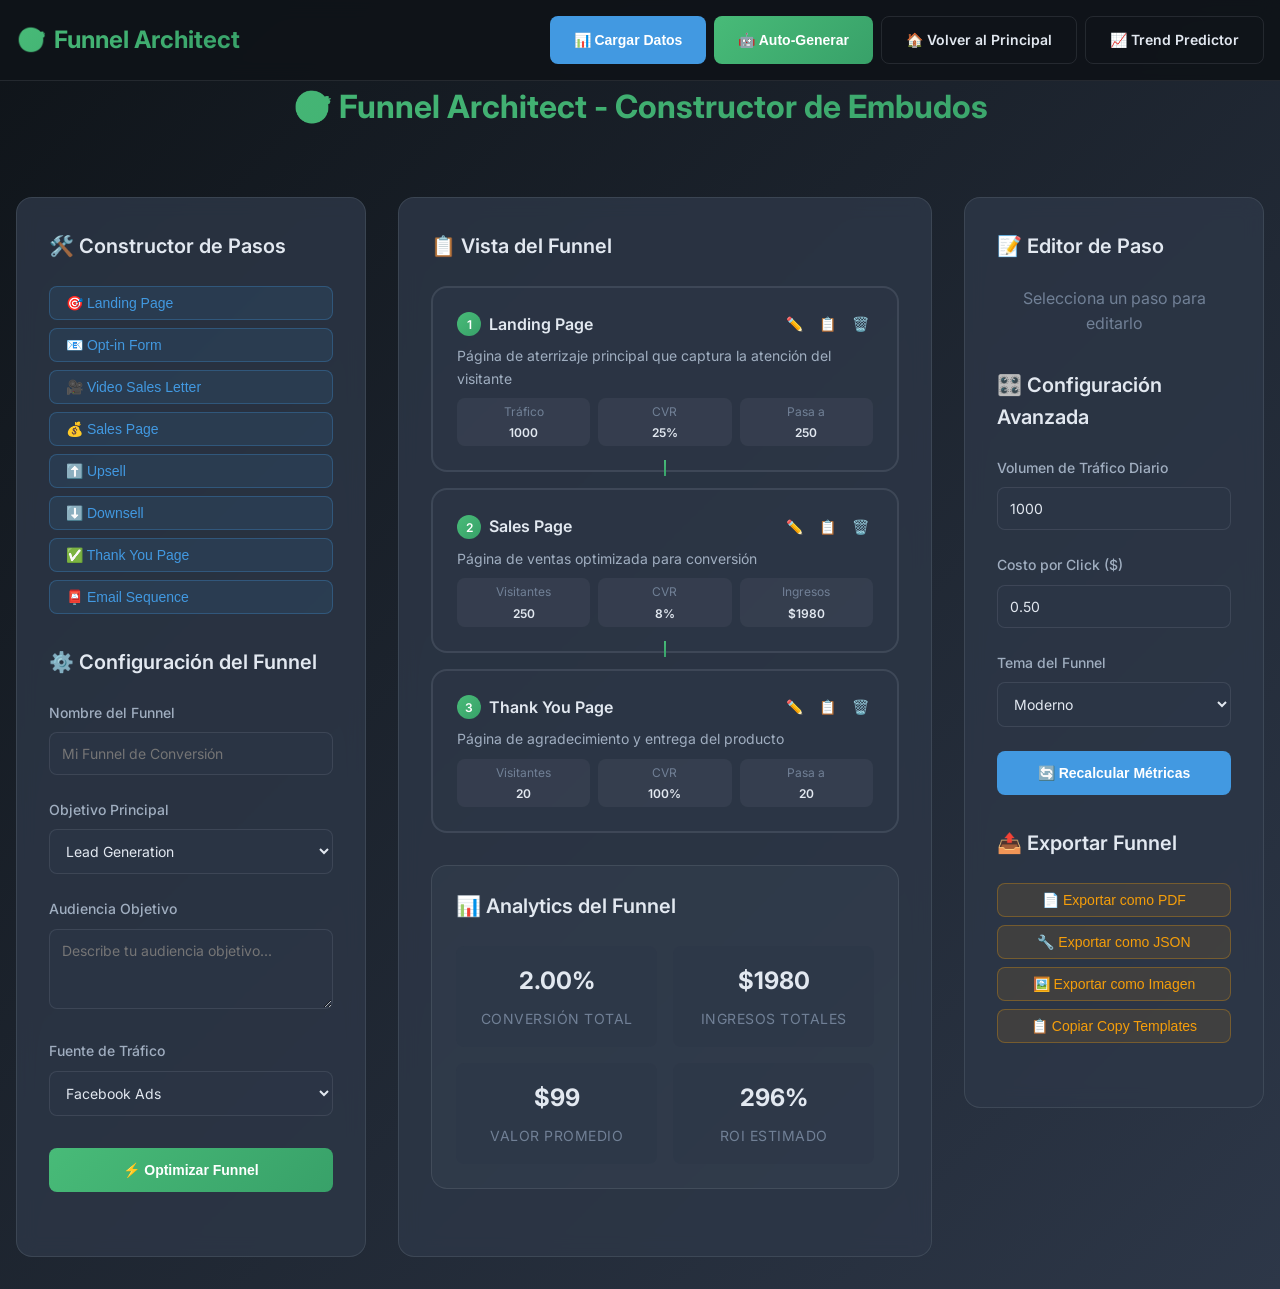
<file: funnel-architect-standalone.html>
<!DOCTYPE html>
<html lang="es">
<head>
    <meta charset="UTF-8">
    <meta name="viewport" content="width=device-width, initial-scale=1.0">
    <title>Funnel Architect - MarketInsight Pro</title>
    <meta name="description" content="Constructor de funnels de ventas avanzado para afiliados">
    <link rel="preconnect" href="https://fonts.googleapis.com">
    <link rel="preconnect" href="https://fonts.gstatic.com" crossorigin>
    <link href="https://fonts.googleapis.com/css2?family=Inter:wght@300;400;500;600;700&display=swap" rel="stylesheet">
    <style>
        :root {
            --primary-gradient: linear-gradient(135deg, #48bb78 0%, #38a169 100%);
            --secondary-color: #4299e1;
            --accent-color: #f59e0b;
            --bg-gradient: linear-gradient(135deg, #0f1419 0%, #2d3748 100%);
            --text-primary: #e2e8f0;
            --text-secondary: #a0aec0;
            --text-muted: #718096;
            --card-bg: rgba(45, 55, 72, 0.8);
            --card-bg-solid: #2d3748;
            --border-color: rgba(226, 232, 240, 0.1);
            --border-color-strong: rgba(226, 232, 240, 0.2);
            --success-color: #48bb78;
            --warning-color: #ed8936;
            --error-color: #f56565;
            --info-color: #4299e1;
            --spacing-sm: 0.5rem;
            --spacing-md: 1rem;
            --spacing-lg: 1.5rem;
            --spacing-xl: 2rem;
            --radius-md: 0.5rem;
            --radius-lg: 1rem;
            --transition-normal: 0.3s ease;
        }

        * {
            margin: 0;
            padding: 0;
            box-sizing: border-box;
        }

        body {
            font-family: 'Inter', -apple-system, BlinkMacSystemFont, sans-serif;
            background: var(--bg-gradient);
            color: var(--text-primary);
            line-height: 1.6;
            min-height: 100vh;
        }

        .container {
            max-width: 1600px;
            margin: 0 auto;
            padding: 0 var(--spacing-md);
        }

        .header {
            background: rgba(15, 20, 25, 0.95);
            backdrop-filter: blur(10px);
            border-bottom: 1px solid var(--border-color);
            padding: var(--spacing-md) 0;
            position: sticky;
            top: 0;
            z-index: 100;
        }

        .header-content {
            display: flex;
            justify-content: space-between;
            align-items: center;
            flex-wrap: wrap;
            gap: var(--spacing-md);
        }

        .logo {
            display: flex;
            align-items: center;
            gap: var(--spacing-sm);
            font-size: 1.5rem;
            font-weight: 700;
            background: var(--primary-gradient);
            -webkit-background-clip: text;
            -webkit-text-fill-color: transparent;
            background-clip: text;
        }

        .nav-buttons {
            display: flex;
            gap: var(--spacing-sm);
        }

        .btn {
            display: inline-flex;
            align-items: center;
            justify-content: center;
            gap: var(--spacing-sm);
            padding: 0.75rem 1.5rem;
            border: none;
            border-radius: var(--radius-md);
            font-size: 0.875rem;
            font-weight: 600;
            text-decoration: none;
            cursor: pointer;
            transition: all var(--transition-normal);
            min-height: 44px;
            white-space: nowrap;
        }

        .btn-primary {
            background: var(--primary-gradient);
            color: white;
        }

        .btn-secondary {
            background: var(--secondary-color);
            color: white;
        }

        .btn-outline {
            background: transparent;
            color: var(--text-primary);
            border: 1px solid var(--border-color);
        }

        .btn:hover {
            transform: translateY(-2px);
        }

        .main-layout {
            display: grid;
            grid-template-columns: 350px 1fr 300px;
            gap: var(--spacing-xl);
            padding: var(--spacing-xl) 0;
            min-height: calc(100vh - 80px);
        }

        .funnel-builder {
            background: var(--card-bg);
            border-radius: var(--radius-lg);
            padding: var(--spacing-xl);
            border: 1px solid var(--border-color);
            backdrop-filter: blur(10px);
            height: fit-content;
            position: sticky;
            top: calc(80px + var(--spacing-xl));
        }

        .funnel-canvas {
            background: var(--card-bg);
            border-radius: var(--radius-lg);
            padding: var(--spacing-xl);
            border: 1px solid var(--border-color);
            backdrop-filter: blur(10px);
            min-height: 600px;
            position: relative;
        }

        .funnel-settings {
            background: var(--card-bg);
            border-radius: var(--radius-lg);
            padding: var(--spacing-xl);
            border: 1px solid var(--border-color);
            backdrop-filter: blur(10px);
            height: fit-content;
            position: sticky;
            top: calc(80px + var(--spacing-xl));
        }

        .page-title {
            font-size: 2rem;
            font-weight: 700;
            background: var(--primary-gradient);
            -webkit-background-clip: text;
            -webkit-text-fill-color: transparent;
            background-clip: text;
            text-align: center;
            margin-bottom: var(--spacing-xl);
            grid-column: 1 / -1;
        }

        .section-title {
            font-size: 1.25rem;
            font-weight: 600;
            margin-bottom: var(--spacing-lg);
            display: flex;
            align-items: center;
            gap: var(--spacing-sm);
        }

        .form-section {
            margin-bottom: var(--spacing-xl);
        }

        .input-group {
            margin-bottom: var(--spacing-lg);
        }

        .input-group label {
            display: block;
            margin-bottom: var(--spacing-sm);
            font-weight: 500;
            color: var(--text-secondary);
            font-size: 0.875rem;
        }

        .input-field,
        .select-field,
        .textarea-field {
            width: 100%;
            padding: 0.75rem;
            border: 1px solid var(--border-color);
            border-radius: var(--radius-md);
            background: rgba(45, 55, 72, 0.5);
            color: var(--text-primary);
            font-size: 0.875rem;
            transition: all var(--transition-normal);
            font-family: inherit;
        }

        .textarea-field {
            min-height: 80px;
            resize: vertical;
        }

        .input-field:focus,
        .select-field:focus,
        .textarea-field:focus {
            outline: none;
            border-color: var(--primary-color);
            box-shadow: 0 0 0 3px rgba(72, 187, 120, 0.1);
        }

        .funnel-steps {
            display: flex;
            flex-direction: column;
            gap: var(--spacing-md);
            position: relative;
        }

        .funnel-step {
            background: rgba(45, 55, 72, 0.6);
            border: 2px solid var(--border-color);
            border-radius: var(--radius-lg);
            padding: var(--spacing-lg);
            cursor: move;
            transition: all var(--transition-normal);
            position: relative;
            user-select: none;
        }

        .funnel-step:hover {
            border-color: var(--primary-color);
            transform: translateX(5px);
        }

        .funnel-step.active {
            border-color: var(--accent-color);
            background: rgba(245, 158, 11, 0.1);
        }

        .funnel-step.dragging {
            opacity: 0.7;
            transform: rotate(3deg);
        }

        .step-header {
            display: flex;
            justify-content: between;
            align-items: center;
            margin-bottom: var(--spacing-sm);
        }

        .step-number {
            background: var(--primary-gradient);
            color: white;
            width: 24px;
            height: 24px;
            border-radius: 50%;
            display: flex;
            align-items: center;
            justify-content: center;
            font-size: 0.75rem;
            font-weight: 600;
            margin-right: var(--spacing-sm);
        }

        .step-title {
            font-weight: 600;
            font-size: 1rem;
            flex-grow: 1;
        }

        .step-actions {
            display: flex;
            gap: var(--spacing-sm);
        }

        .step-action {
            background: none;
            border: none;
            color: var(--text-muted);
            cursor: pointer;
            padding: 0.25rem;
            border-radius: var(--radius-md);
            transition: all var(--transition-normal);
            font-size: 0.875rem;
        }

        .step-action:hover {
            color: var(--text-primary);
            background: rgba(226, 232, 240, 0.1);
        }

        .step-description {
            font-size: 0.875rem;
            color: var(--text-secondary);
            margin-bottom: var(--spacing-sm);
        }

        .step-metrics {
            display: grid;
            grid-template-columns: repeat(3, 1fr);
            gap: var(--spacing-sm);
            font-size: 0.75rem;
        }

        .metric {
            text-align: center;
            padding: 0.25rem;
            background: rgba(226, 232, 240, 0.05);
            border-radius: var(--radius-md);
        }

        .metric-label {
            color: var(--text-muted);
            margin-bottom: 2px;
        }

        .metric-value {
            font-weight: 600;
            color: var(--text-primary);
        }

        .funnel-connector {
            position: absolute;
            left: 50%;
            top: calc(100% - 10px);
            transform: translateX(-50%);
            width: 2px;
            height: var(--spacing-md);
            background: var(--primary-gradient);
            z-index: 1;
        }

        .funnel-connector::after {
            content: '';
            position: absolute;
            bottom: -4px;
            left: 50%;
            transform: translateX(-50%);
            width: 0;
            height: 0;
            border-left: 4px solid transparent;
            border-right: 4px solid transparent;
            border-top: 8px solid var(--primary-color);
        }

        .step-templates {
            display: grid;
            gap: var(--spacing-sm);
            margin-bottom: var(--spacing-lg);
        }

        .template-button {
            background: rgba(66, 153, 225, 0.1);
            border: 1px solid rgba(66, 153, 225, 0.3);
            color: var(--secondary-color);
            padding: var(--spacing-sm) var(--spacing-md);
            border-radius: var(--radius-md);
            cursor: pointer;
            font-size: 0.875rem;
            transition: all var(--transition-normal);
            text-align: left;
        }

        .template-button:hover {
            background: rgba(66, 153, 225, 0.2);
            border-color: var(--secondary-color);
        }

        .funnel-analytics {
            background: rgba(226, 232, 240, 0.03);
            border-radius: var(--radius-lg);
            padding: var(--spacing-lg);
            margin-top: var(--spacing-xl);
            border: 1px solid var(--border-color);
        }

        .analytics-grid {
            display: grid;
            grid-template-columns: repeat(2, 1fr);
            gap: var(--spacing-md);
        }

        .analytics-card {
            background: rgba(45, 55, 72, 0.6);
            padding: var(--spacing-md);
            border-radius: var(--radius-md);
            text-align: center;
        }

        .analytics-value {
            font-size: 1.5rem;
            font-weight: 700;
            color: var(--primary-color);
            margin-bottom: var(--spacing-sm);
        }

        .analytics-label {
            font-size: 0.875rem;
            color: var(--text-muted);
            text-transform: uppercase;
            letter-spacing: 0.5px;
        }

        .export-options {
            display: grid;
            gap: var(--spacing-sm);
            margin-top: var(--spacing-lg);
        }

        .export-button {
            background: rgba(245, 158, 11, 0.1);
            border: 1px solid rgba(245, 158, 11, 0.3);
            color: var(--accent-color);
            padding: var(--spacing-sm) var(--spacing-md);
            border-radius: var(--radius-md);
            cursor: pointer;
            font-size: 0.875rem;
            transition: all var(--transition-normal);
            text-align: center;
        }

        .export-button:hover {
            background: rgba(245, 158, 11, 0.2);
            border-color: var(--accent-color);
        }

        .toast-container {
            position: fixed;
            top: 20px;
            right: 20px;
            z-index: 1100;
            display: flex;
            flex-direction: column;
            gap: var(--spacing-sm);
        }

        .toast {
            background: var(--card-bg-solid);
            border: 1px solid var(--border-color);
            border-radius: var(--radius-md);
            padding: var(--spacing-md);
            min-width: 300px;
            max-width: 400px;
            animation: slideInRight 0.3s ease;
        }

        .toast.success { border-left: 4px solid var(--success-color); }
        .toast.error { border-left: 4px solid var(--error-color); }
        .toast.warning { border-left: 4px solid var(--warning-color); }
        .toast.info { border-left: 4px solid var(--info-color); }

        .modal {
            display: none;
            position: fixed;
            top: 0;
            left: 0;
            width: 100%;
            height: 100%;
            background: rgba(0, 0, 0, 0.8);
            z-index: 1000;
            backdrop-filter: blur(5px);
        }

        .modal.active {
            display: flex;
            align-items: center;
            justify-content: center;
        }

        .modal-content {
            background: var(--card-bg-solid);
            border-radius: var(--radius-lg);
            max-width: 600px;
            width: 90%;
            max-height: 90vh;
            overflow-y: auto;
            border: 1px solid var(--border-color);
        }

        .modal-header {
            display: flex;
            justify-content: space-between;
            align-items: center;
            padding: var(--spacing-lg);
            border-bottom: 1px solid var(--border-color);
        }

        .modal-close {
            background: none;
            border: none;
            font-size: 1.5rem;
            cursor: pointer;
            color: var(--text-muted);
            padding: var(--spacing-sm);
            border-radius: var(--radius-md);
            transition: all var(--transition-normal);
        }

        .modal-close:hover {
            background: rgba(245, 101, 101, 0.1);
            color: var(--error-color);
        }

        .modal-body {
            padding: var(--spacing-lg);
        }

        @keyframes slideInRight {
            from {
                transform: translateX(100%);
                opacity: 0;
            }
            to {
                transform: translateX(0);
                opacity: 1;
            }
        }

        @media (max-width: 1200px) {
            .main-layout {
                grid-template-columns: 300px 1fr 250px;
            }
        }

        @media (max-width: 1024px) {
            .main-layout {
                grid-template-columns: 1fr;
                gap: var(--spacing-lg);
            }
            
            .funnel-builder,
            .funnel-settings {
                position: static;
                order: 1;
            }
            
            .funnel-canvas {
                order: 2;
            }
        }

        @media (max-width: 768px) {
            .container {
                padding: 0 var(--spacing-sm);
            }
            
            .funnel-builder,
            .funnel-canvas,
            .funnel-settings {
                padding: var(--spacing-lg);
            }
            
            .analytics-grid {
                grid-template-columns: 1fr;
            }
        }
    </style>
</head>
<body>
    <!-- Header -->
    <header class="header">
        <div class="container">
            <div class="header-content">
                <div class="logo">
                    <span>🎯</span>
                    <span>Funnel Architect</span>
                </div>
                
                <div class="nav-buttons">
                    <button class="btn btn-secondary" id="loadDataBtn">
                        📊 Cargar Datos
                    </button>
                    <button class="btn btn-primary" id="generateFunnelBtn">
                        🤖 Auto-Generar
                    </button>
                    <a href="index.html" class="btn btn-outline">
                        🏠 Volver al Principal
                    </a>
                    <a href="trend-predictor.html" class="btn btn-outline">
                        📈 Trend Predictor
                    </a>
                </div>
            </div>
        </div>
    </header>

    <!-- Main Content -->
    <div class="container">
        <h1 class="page-title">
            🎯 Funnel Architect - Constructor de Embudos
        </h1>
        
        <div class="main-layout">
            <!-- Funnel Builder -->
            <div class="funnel-builder">
                <div class="form-section">
                    <h2 class="section-title">
                        🛠️ Constructor de Pasos
                    </h2>
                    
                    <div class="step-templates">
                        <button class="template-button" data-step="landing">
                            🎯 Landing Page
                        </button>
                        <button class="template-button" data-step="optin">
                            📧 Opt-in Form
                        </button>
                        <button class="template-button" data-step="vsl">
                            🎥 Video Sales Letter
                        </button>
                        <button class="template-button" data-step="sales">
                            💰 Sales Page
                        </button>
                        <button class="template-button" data-step="upsell">
                            ⬆️ Upsell
                        </button>
                        <button class="template-button" data-step="downsell">
                            ⬇️ Downsell
                        </button>
                        <button class="template-button" data-step="thankyou">
                            ✅ Thank You Page
                        </button>
                        <button class="template-button" data-step="email">
                            📮 Email Sequence
                        </button>
                    </div>
                </div>

                <div class="form-section">
                    <h2 class="section-title">
                        ⚙️ Configuración del Funnel
                    </h2>
                    
                    <div class="input-group">
                        <label for="funnelName">Nombre del Funnel</label>
                        <input 
                            type="text" 
                            id="funnelName" 
                            placeholder="Mi Funnel de Conversión"
                            class="input-field"
                        >
                    </div>
                    
                    <div class="input-group">
                        <label for="funnelObjective">Objetivo Principal</label>
                        <select id="funnelObjective" class="select-field">
                            <option value="lead-generation">Lead Generation</option>
                            <option value="product-sale">Venta de Producto</option>
                            <option value="course-sale">Venta de Curso</option>
                            <option value="membership">Membresía</option>
                            <option value="affiliate-commission">Comisión de Afiliado</option>
                            <option value="email-list">Lista de Email</option>
                        </select>
                    </div>
                    
                    <div class="input-group">
                        <label for="targetAudience">Audiencia Objetivo</label>
                        <textarea 
                            id="targetAudience" 
                            placeholder="Describe tu audiencia objetivo..."
                            class="textarea-field"
                        ></textarea>
                    </div>
                    
                    <div class="input-group">
                        <label for="trafficSource">Fuente de Tráfico</label>
                        <select id="trafficSource" class="select-field">
                            <option value="facebook-ads">Facebook Ads</option>
                            <option value="google-ads">Google Ads</option>
                            <option value="tiktok-ads">TikTok Ads</option>
                            <option value="seo-organic">SEO Orgánico</option>
                            <option value="email-marketing">Email Marketing</option>
                            <option value="influencer">Influencer Marketing</option>
                            <option value="direct">Tráfico Directo</option>
                        </select>
                    </div>
                </div>

                <div class="form-section">
                    <button class="btn btn-primary" style="width: 100%;" id="optimizeFunnelBtn">
                        ⚡ Optimizar Funnel
                    </button>
                </div>
            </div>

            <!-- Funnel Canvas -->
            <div class="funnel-canvas">
                <div class="section-title">
                    📋 Vista del Funnel
                </div>
                
                <div class="funnel-steps" id="funnelSteps">
                    <div class="funnel-step" data-step-id="1">
                        <div class="step-header">
                            <div class="step-number">1</div>
                            <div class="step-title">Landing Page</div>
                            <div class="step-actions">
                                <button class="step-action" data-action="edit">✏️</button>
                                <button class="step-action" data-action="copy">📋</button>
                                <button class="step-action" data-action="delete">🗑️</button>
                            </div>
                        </div>
                        <div class="step-description">
                            Página de aterrizaje principal que captura la atención del visitante
                        </div>
                        <div class="step-metrics">
                            <div class="metric">
                                <div class="metric-label">Tráfico</div>
                                <div class="metric-value">1000</div>
                            </div>
                            <div class="metric">
                                <div class="metric-label">CVR</div>
                                <div class="metric-value">25%</div>
                            </div>
                            <div class="metric">
                                <div class="metric-label">Pasa a</div>
                                <div class="metric-value">250</div>
                            </div>
                        </div>
                        <div class="funnel-connector"></div>
                    </div>
                    
                    <div class="funnel-step" data-step-id="2">
                        <div class="step-header">
                            <div class="step-number">2</div>
                            <div class="step-title">Sales Page</div>
                            <div class="step-actions">
                                <button class="step-action" data-action="edit">✏️</button>
                                <button class="step-action" data-action="copy">📋</button>
                                <button class="step-action" data-action="delete">🗑️</button>
                            </div>
                        </div>
                        <div class="step-description">
                            Página de ventas optimizada para conversión
                        </div>
                        <div class="step-metrics">
                            <div class="metric">
                                <div class="metric-label">Visitantes</div>
                                <div class="metric-value">250</div>
                            </div>
                            <div class="metric">
                                <div class="metric-label">CVR</div>
                                <div class="metric-value">8%</div>
                            </div>
                            <div class="metric">
                                <div class="metric-label">Ventas</div>
                                <div class="metric-value">20</div>
                            </div>
                        </div>
                        <div class="funnel-connector"></div>
                    </div>
                    
                    <div class="funnel-step" data-step-id="3">
                        <div class="step-header">
                            <div class="step-number">3</div>
                            <div class="step-title">Thank You Page</div>
                            <div class="step-actions">
                                <button class="step-action" data-action="edit">✏️</button>
                                <button class="step-action" data-action="copy">📋</button>
                                <button class="step-action" data-action="delete">🗑️</button>
                            </div>
                        </div>
                        <div class="step-description">
                            Página de agradecimiento y entrega del producto
                        </div>
                        <div class="step-metrics">
                            <div class="metric">
                                <div class="metric-label">Clientes</div>
                                <div class="metric-value">20</div>
                            </div>
                            <div class="metric">
                                <div class="metric-label">Satisfacción</div>
                                <div class="metric-value">95%</div>
                            </div>
                            <div class="metric">
                                <div class="metric-label">Referidos</div>
                                <div class="metric-value">12%</div>
                            </div>
                        </div>
                    </div>
                </div>

                <div class="funnel-analytics">
                    <h3 class="section-title">📊 Analytics del Funnel</h3>
                    
                    <div class="analytics-grid">
                        <div class="analytics-card">
                            <div class="analytics-value" id="totalConversion">2%</div>
                            <div class="analytics-label">Conversión Total</div>
                        </div>
                        <div class="analytics-card">
                            <div class="analytics-value" id="totalRevenue">$1,980</div>
                            <div class="analytics-label">Ingresos Totales</div>
                        </div>
                        <div class="analytics-card">
                            <div class="analytics-value" id="averageValue">$99</div>
                            <div class="analytics-label">Valor Promedio</div>
                        </div>
                        <div class="analytics-card">
                            <div class="analytics-value" id="roiValue">198%</div>
                            <div class="analytics-label">ROI Estimado</div>
                        </div>
                    </div>
                </div>
            </div>

            <!-- Funnel Settings -->
            <div class="funnel-settings">
                <div class="form-section">
                    <h2 class="section-title">
                        📝 Editor de Paso
                    </h2>
                    
                    <div id="stepEditor" style="display: none;">
                        <div class="input-group">
                            <label for="stepTitle">Título del Paso</label>
                            <input 
                                type="text" 
                                id="stepTitle" 
                                class="input-field"
                            >
                        </div>
                        
                        <div class="input-group">
                            <label for="stepDescription">Descripción</label>
                            <textarea 
                                id="stepDescription" 
                                class="textarea-field"
                            ></textarea>
                        </div>
                        
                        <div class="input-group">
                            <label for="stepConversion">Tasa de Conversión (%)</label>
                            <input 
                                type="number" 
                                id="stepConversion" 
                                min="0" 
                                max="100" 
                                step="0.1"
                                class="input-field"
                            >
                        </div>
                        
                        <div class="input-group">
                            <label for="stepValue">Valor por Conversión ($)</label>
                            <input 
                                type="number" 
                                id="stepValue" 
                                min="0" 
                                step="0.01"
                                class="input-field"
                            >
                        </div>
                        
                        <button class="btn btn-primary" style="width: 100%;" id="saveStepBtn">
                            💾 Guardar Cambios
                        </button>
                    </div>
                    
                    <div id="stepEditorPlaceholder">
                        <p style="color: var(--text-muted); text-align: center;">
                            Selecciona un paso para editarlo
                        </p>
                    </div>
                </div>

                <div class="form-section">
                    <h2 class="section-title">
                        🎛️ Configuración Avanzada
                    </h2>
                    
                    <div class="input-group">
                        <label for="trafficVolume">Volumen de Tráfico Diario</label>
                        <input 
                            type="number" 
                            id="trafficVolume" 
                            value="1000"
                            min="1"
                            class="input-field"
                        >
                    </div>
                    
                    <div class="input-group">
                        <label for="adCost">Costo por Click ($)</label>
                        <input 
                            type="number" 
                            id="adCost" 
                            value="0.50"
                            min="0"
                            step="0.01"
                            class="input-field"
                        >
                    </div>
                    
                    <div class="input-group">
                        <label for="funnelTheme">Tema del Funnel</label>
                        <select id="funnelTheme" class="select-field">
                            <option value="modern">Moderno</option>
                            <option value="classic">Clásico</option>
                            <option value="minimal">Minimalista</option>
                            <option value="bold">Llamativo</option>
                        </select>
                    </div>
                    
                    <button class="btn btn-secondary" style="width: 100%;" id="recalculateBtn">
                        🔄 Recalcular Métricas
                    </button>
                </div>

                <div class="form-section">
                    <h2 class="section-title">
                        📤 Exportar Funnel
                    </h2>
                    
                    <div class="export-options">
                        <button class="export-button" data-export="pdf">
                            📄 Exportar como PDF
                        </button>
                        <button class="export-button" data-export="json">
                            🔧 Exportar como JSON
                        </button>
                        <button class="export-button" data-export="image">
                            🖼️ Exportar como Imagen
                        </button>
                        <button class="export-button" data-export="copy">
                            📋 Copiar Copy Templates
                        </button>
                    </div>
                </div>
            </div>
        </div>
    </div>

    <!-- Modals -->
    
    <!-- Load Data Modal -->
    <div class="modal" id="loadDataModal">
        <div class="modal-content">
            <div class="modal-header">
                <h2>📊 Cargar Datos de MarketInsight Pro</h2>
                <button class="modal-close" data-modal="loadDataModal">&times;</button>
            </div>
            <div class="modal-body">
                <div class="input-group">
                    <label for="dataInput">Pega aquí los datos exportados:</label>
                    <textarea 
                        id="dataInput" 
                        placeholder="Pega los datos JSON aquí..."
                        class="textarea-field"
                        style="min-height: 200px;"
                    ></textarea>
                </div>
                
                <button class="btn btn-primary" id="loadDataConfirm">
                    📥 Cargar Datos
                </button>
            </div>
        </div>
    </div>

    <!-- Auto Generate Modal -->
    <div class="modal" id="autoGenerateModal">
        <div class="modal-content">
            <div class="modal-header">
                <h2>🤖 Auto-Generar Funnel con IA</h2>
                <button class="modal-close" data-modal="autoGenerateModal">&times;</button>
            </div>
            <div class="modal-body">
                <div class="input-group">
                    <label for="apiKeyGenerate">API Key de Google Gemini</label>
                    <input 
                        type="password" 
                        id="apiKeyGenerate" 
                        placeholder="Ingresa tu API Key"
                        class="input-field"
                    >
                </div>
                
                <div class="input-group">
                    <label for="generatePrompt">Describe tu funnel ideal:</label>
                    <textarea 
                        id="generatePrompt" 
                        placeholder="Ej: Quiero un funnel para vender un curso de fitness para mujeres de 30-45 años usando Facebook Ads..."
                        class="textarea-field"
                        style="min-height: 120px;"
                    ></textarea>
                </div>
                
                <button class="btn btn-primary" id="generateConfirm">
                    🚀 Generar Funnel
                </button>
            </div>
        </div>
    </div>

    <!-- Toast Container -->
    <div class="toast-container" id="toastContainer"></div>

    <script>
        // State management
        let funnelData = {
            name: '',
            objective: '',
            audience: '',
            trafficSource: '',
            steps: [],
            settings: {
                trafficVolume: 1000,
                adCost: 0.50,
                theme: 'modern'
            }
        };

        let currentEditingStep = null;
        let stepCounter = 3; // Starting after the default 3 steps

        // Initialize
        document.addEventListener('DOMContentLoaded', function() {
            initializeFunnelBuilder();
            bindEvents();
            loadDefaultSteps();
            calculateMetrics();
        });

        function initializeFunnelBuilder() {
            // Load any stored data
            const stored = localStorage.getItem('funnel_architect_data');
            if (stored) {
                try {
                    funnelData = JSON.parse(stored);
                    loadFunnelData();
                } catch (e) {
                    console.error('Error loading stored data:', e);
                }
            }
            
            // Check for MarketInsight data
            const marketInsightData = localStorage.getItem('marketinsight_funnel_data');
            if (marketInsightData) {
                try {
                    const importedData = JSON.parse(marketInsightData);
                    createFunnelFromMarketInsight(importedData);
                    
                    // Clear the data after use to prevent stale data
                    localStorage.removeItem('marketinsight_funnel_data');
                    
                    showToast('Éxito', 'Datos importados desde MarketInsight Pro', 'success');
                } catch (e) {
                    console.error('Error loading MarketInsight data:', e);
                }
            }
        }

        function bindEvents() {
            // Template buttons
            document.querySelectorAll('.template-button').forEach(btn => {
                btn.addEventListener('click', (e) => addStep(e.target.dataset.step));
            });

            // Step actions
            document.addEventListener('click', (e) => {
                if (e.target.classList.contains('step-action')) {
                    handleStepAction(e.target.dataset.action, e.target.closest('.funnel-step'));
                }
            });

            // Funnel step selection
            document.addEventListener('click', (e) => {
                if (e.target.closest('.funnel-step')) {
                    selectStep(e.target.closest('.funnel-step'));
                }
            });

            // Form changes
            document.getElementById('funnelName').addEventListener('input', saveFunnelData);
            document.getElementById('funnelObjective').addEventListener('change', saveFunnelData);
            document.getElementById('targetAudience').addEventListener('input', saveFunnelData);
            document.getElementById('trafficSource').addEventListener('change', saveFunnelData);

            // Settings changes
            document.getElementById('trafficVolume').addEventListener('input', calculateMetrics);
            document.getElementById('adCost').addEventListener('input', calculateMetrics);

            // Buttons
            document.getElementById('loadDataBtn').addEventListener('click', () => openModal('loadDataModal'));
            document.getElementById('generateFunnelBtn').addEventListener('click', () => openModal('autoGenerateModal'));
            document.getElementById('optimizeFunnelBtn').addEventListener('click', optimizeFunnel);
            document.getElementById('recalculateBtn').addEventListener('click', calculateMetrics);
            document.getElementById('saveStepBtn').addEventListener('click', saveCurrentStep);
            document.getElementById('loadDataConfirm').addEventListener('click', loadExternalData);
            document.getElementById('generateConfirm').addEventListener('click', generateFunnelWithAI);

            // Export buttons
            document.querySelectorAll('.export-button').forEach(btn => {
                btn.addEventListener('click', (e) => exportFunnel(e.target.dataset.export));
            });

            // Modal controls
            document.querySelectorAll('.modal-close').forEach(btn => {
                btn.addEventListener('click', (e) => {
                    const modalId = e.target.getAttribute('data-modal');
                    closeModal(modalId);
                });
            });

            // Drag and drop for steps
            enableDragAndDrop();
        }

        function loadDefaultSteps() {
            const defaultSteps = [
                {
                    id: 1,
                    type: 'landing',
                    title: 'Landing Page',
                    description: 'Página de aterrizaje principal que captura la atención del visitante',
                    conversion: 25,
                    value: 0,
                    traffic: 1000
                },
                {
                    id: 2,
                    type: 'sales',
                    title: 'Sales Page',
                    description: 'Página de ventas optimizada para conversión',
                    conversion: 8,
                    value: 99,
                    traffic: 250
                },
                {
                    id: 3,
                    type: 'thankyou',
                    title: 'Thank You Page',
                    description: 'Página de agradecimiento y entrega del producto',
                    conversion: 100,
                    value: 0,
                    traffic: 20
                }
            ];

            funnelData.steps = defaultSteps;
            saveFunnelData();
        }

        function addStep(stepType) {
            const stepTemplates = {
                landing: {
                    title: 'Landing Page',
                    description: 'Página de aterrizaje que captura atención',
                    conversion: 25,
                    value: 0
                },
                optin: {
                    title: 'Opt-in Form',
                    description: 'Formulario de captura de emails',
                    conversion: 35,
                    value: 0
                },
                vsl: {
                    title: 'Video Sales Letter',
                    description: 'Video de ventas persuasivo',
                    conversion: 15,
                    value: 0
                },
                sales: {
                    title: 'Sales Page',
                    description: 'Página de ventas principal',
                    conversion: 8,
                    value: 99
                },
                upsell: {
                    title: 'Upsell',
                    description: 'Oferta adicional post-compra',
                    conversion: 25,
                    value: 47
                },
                downsell: {
                    title: 'Downsell',
                    description: 'Oferta alternativa de menor precio',
                    conversion: 15,
                    value: 27
                },
                thankyou: {
                    title: 'Thank You Page',
                    description: 'Página de agradecimiento',
                    conversion: 100,
                    value: 0
                },
                email: {
                    title: 'Email Sequence',
                    description: 'Secuencia de emails de seguimiento',
                    conversion: 5,
                    value: 37
                }
            };

            const template = stepTemplates[stepType] || stepTemplates.landing;
            const newStep = {
                id: ++stepCounter,
                type: stepType,
                title: template.title,
                description: template.description,
                conversion: template.conversion,
                value: template.value,
                traffic: 0
            };

            funnelData.steps.push(newStep);
            renderFunnelSteps();
            calculateMetrics();
            saveFunnelData();
            
            showToast('Éxito', `Paso "${template.title}" agregado`, 'success');
        }

        function handleStepAction(action, stepElement) {
            const stepId = parseInt(stepElement.dataset.stepId);
            const step = funnelData.steps.find(s => s.id === stepId);

            switch (action) {
                case 'edit':
                    selectStep(stepElement);
                    break;
                case 'copy':
                    copyStep(step);
                    break;
                case 'delete':
                    deleteStep(stepId);
                    break;
            }
        }

        function selectStep(stepElement) {
            // Remove active class from all steps
            document.querySelectorAll('.funnel-step').forEach(s => s.classList.remove('active'));
            
            // Add active class to selected step
            stepElement.classList.add('active');
            
            // Load step data into editor
            const stepId = parseInt(stepElement.dataset.stepId);
            const step = funnelData.steps.find(s => s.id === stepId);
            
            if (step) {
                currentEditingStep = stepId;
                loadStepIntoEditor(step);
                document.getElementById('stepEditor').style.display = 'block';
                document.getElementById('stepEditorPlaceholder').style.display = 'none';
            }
        }

        function loadStepIntoEditor(step) {
            document.getElementById('stepTitle').value = step.title;
            document.getElementById('stepDescription').value = step.description;
            document.getElementById('stepConversion').value = step.conversion;
            document.getElementById('stepValue').value = step.value;
        }

        function saveCurrentStep() {
            if (!currentEditingStep) return;

            const step = funnelData.steps.find(s => s.id === currentEditingStep);
            if (step) {
                step.title = document.getElementById('stepTitle').value;
                step.description = document.getElementById('stepDescription').value;
                step.conversion = parseFloat(document.getElementById('stepConversion').value) || 0;
                step.value = parseFloat(document.getElementById('stepValue').value) || 0;

                renderFunnelSteps();
                calculateMetrics();
                saveFunnelData();
                
                showToast('Éxito', 'Paso actualizado correctamente', 'success');
            }
        }

        function copyStep(step) {
            const newStep = {
                ...step,
                id: ++stepCounter,
                title: step.title + ' (Copia)'
            };

            funnelData.steps.push(newStep);
            renderFunnelSteps();
            calculateMetrics();
            saveFunnelData();
            
            showToast('Éxito', 'Paso duplicado', 'success');
        }

        function deleteStep(stepId) {
            if (funnelData.steps.length <= 1) {
                showToast('Error', 'No puedes eliminar el último paso', 'error');
                return;
            }

            funnelData.steps = funnelData.steps.filter(s => s.id !== stepId);
            
            if (currentEditingStep === stepId) {
                currentEditingStep = null;
                document.getElementById('stepEditor').style.display = 'none';
                document.getElementById('stepEditorPlaceholder').style.display = 'block';
            }

            renderFunnelSteps();
            calculateMetrics();
            saveFunnelData();
            
            showToast('Éxito', 'Paso eliminado', 'success');
        }

        function renderFunnelSteps() {
            const container = document.getElementById('funnelSteps');
            container.innerHTML = '';

            funnelData.steps.forEach((step, index) => {
                const stepElement = createStepElement(step, index + 1);
                container.appendChild(stepElement);
            });
        }

        function createStepElement(step, position) {
            const div = document.createElement('div');
            div.className = 'funnel-step';
            div.dataset.stepId = step.id;
            div.draggable = true;

            const isLast = position === funnelData.steps.length;

            div.innerHTML = `
                <div class="step-header">
                    <div class="step-number">${position}</div>
                    <div class="step-title">${step.title}</div>
                    <div class="step-actions">
                        <button class="step-action" data-action="edit">✏️</button>
                        <button class="step-action" data-action="copy">📋</button>
                        <button class="step-action" data-action="delete">🗑️</button>
                    </div>
                </div>
                <div class="step-description">${step.description}</div>
                <div class="step-metrics">
                    <div class="metric">
                        <div class="metric-label">${position === 1 ? 'Tráfico' : 'Visitantes'}</div>
                        <div class="metric-value">${step.traffic}</div>
                    </div>
                    <div class="metric">
                        <div class="metric-label">CVR</div>
                        <div class="metric-value">${step.conversion}%</div>
                    </div>
                    <div class="metric">
                        <div class="metric-label">${step.value > 0 ? 'Ingresos' : 'Pasa a'}</div>
                        <div class="metric-value">${step.value > 0 ? '$' + (step.traffic * step.conversion / 100 * step.value).toFixed(0) : Math.round(step.traffic * step.conversion / 100)}</div>
                    </div>
                </div>
                ${!isLast ? '<div class="funnel-connector"></div>' : ''}
            `;

            return div;
        }

        function calculateMetrics() {
            const trafficVolume = parseInt(document.getElementById('trafficVolume').value) || 1000;
            const adCost = parseFloat(document.getElementById('adCost').value) || 0.50;

            let currentTraffic = trafficVolume;
            let totalRevenue = 0;
            let totalCost = trafficVolume * adCost;

            funnelData.steps.forEach((step, index) => {
                step.traffic = Math.round(currentTraffic);
                
                if (step.value > 0) {
                    const conversions = currentTraffic * step.conversion / 100;
                    totalRevenue += conversions * step.value;
                }

                currentTraffic = currentTraffic * step.conversion / 100;
            });

            // Update analytics
            const totalConversion = ((funnelData.steps[funnelData.steps.length - 1]?.traffic || 0) / trafficVolume * 100).toFixed(2);
            const averageValue = totalRevenue > 0 ? (totalRevenue / (funnelData.steps[funnelData.steps.length - 1]?.traffic || 1)).toFixed(0) : '0';
            const roi = totalCost > 0 ? (((totalRevenue - totalCost) / totalCost) * 100).toFixed(0) : '0';

            document.getElementById('totalConversion').textContent = totalConversion + '%';
            document.getElementById('totalRevenue').textContent = '$' + totalRevenue.toFixed(0);
            document.getElementById('averageValue').textContent = '$' + averageValue;
            document.getElementById('roiValue').textContent = roi + '%';

            renderFunnelSteps();
        }

        function enableDragAndDrop() {
            let draggedElement = null;

            document.addEventListener('dragstart', (e) => {
                if (e.target.classList.contains('funnel-step')) {
                    draggedElement = e.target;
                    e.target.classList.add('dragging');
                }
            });

            document.addEventListener('dragend', (e) => {
                if (e.target.classList.contains('funnel-step')) {
                    e.target.classList.remove('dragging');
                    draggedElement = null;
                }
            });

            document.addEventListener('dragover', (e) => {
                e.preventDefault();
                const afterElement = getDragAfterElement(document.getElementById('funnelSteps'), e.clientY);
                const draggingElement = document.querySelector('.dragging');
                
                if (afterElement == null) {
                    document.getElementById('funnelSteps').appendChild(draggingElement);
                } else {
                    document.getElementById('funnelSteps').insertBefore(draggingElement, afterElement);
                }
            });

            document.addEventListener('drop', (e) => {
                e.preventDefault();
                if (draggedElement) {
                    reorderSteps();
                }
            });
        }

        function getDragAfterElement(container, y) {
            const draggableElements = [...container.querySelectorAll('.funnel-step:not(.dragging)')];
            
            return draggableElements.reduce((closest, child) => {
                const box = child.getBoundingClientRect();
                const offset = y - box.top - box.height / 2;
                
                if (offset < 0 && offset > closest.offset) {
                    return { offset: offset, element: child };
                } else {
                    return closest;
                }
            }, { offset: Number.NEGATIVE_INFINITY }).element;
        }

        function reorderSteps() {
            const stepElements = document.querySelectorAll('.funnel-step');
            const newOrder = [];
            
            stepElements.forEach(element => {
                const stepId = parseInt(element.dataset.stepId);
                const step = funnelData.steps.find(s => s.id === stepId);
                if (step) {
                    newOrder.push(step);
                }
            });
            
            funnelData.steps = newOrder;
            calculateMetrics();
            saveFunnelData();
            
            showToast('Éxito', 'Pasos reordenados', 'success');
        }

        function optimizeFunnel() {
            // Simple optimization suggestions
            const suggestions = [];
            
            funnelData.steps.forEach((step, index) => {
                if (step.conversion < 5 && step.value > 0) {
                    suggestions.push(`Paso ${index + 1}: Conversión muy baja (${step.conversion}%). Considera mejorar el copy o la oferta.`);
                }
                if (step.conversion > 50 && index > 0) {
                    suggestions.push(`Paso ${index + 1}: Conversión muy alta (${step.conversion}%). Podrías aumentar el precio.`);
                }
            });

            if (suggestions.length === 0) {
                suggestions.push('Tu funnel se ve bien optimizado. Considera hacer A/B testing en los pasos principales.');
            }

            showToast('Optimización', suggestions.join(' '), 'info');
        }

        function loadExternalData() {
            const dataInput = document.getElementById('dataInput').value.trim();
            
            if (!dataInput) {
                showToast('Error', 'Por favor ingresa datos válidos', 'error');
                return;
            }

            try {
                const importedData = JSON.parse(dataInput);
                
                if (importedData.productos && importedData.configuracion) {
                    // Data from MarketInsight Pro
                    createFunnelFromMarketInsight(importedData);
                } else if (importedData.steps) {
                    // Direct funnel data
                    funnelData = { ...funnelData, ...importedData };
                    loadFunnelData();
                }
                
                closeModal('loadDataModal');
                showToast('Éxito', 'Datos cargados correctamente', 'success');
                
            } catch (error) {
                showToast('Error', 'Formato de datos inválido', 'error');
            }
        }

        function createFunnelFromMarketInsight(data) {
            const producto = data.selectedProduct || data.productos[0]; // Take selected or first product
            const config = data.configuracion;

            // Auto-generate funnel based on imported data
            funnelData.name = `Funnel para ${producto?.nombre || 'Producto'}`;
            funnelData.objective = 'product-sale';
            funnelData.audience = config?.publico || 'Audiencia objetivo';
            funnelData.trafficSource = config?.canalPrincipal?.toLowerCase().replace(' ', '-').replace('ads', '') || 'facebook';

            // Create optimized steps based on product data
            const productPrice = parseFloat(producto?.precio?.replace(/[^0-9.]/g, '')) || 99;
            const estimatedCVR = parseFloat(producto?.metricas?.CVR?.replace('%', '')) || 2.5;
            const productType = config?.tipoProducto || 'digital';

            // Generate steps based on product type and price
            const steps = [];
            
            // Landing page (always first)
            steps.push({
                id: 1,
                type: 'landing',
                title: 'Landing Page',
                description: `Página optimizada para ${config?.nicho || 'tu nicho'}`,
                conversion: 25,
                value: 0,
                traffic: 1000
            });

            // Add opt-in for higher value products
            if (productPrice > 100) {
                steps.push({
                    id: 2,
                    type: 'optin',
                    title: 'Opt-in Page',
                    description: 'Captura de email con lead magnet',
                    conversion: 35,
                    value: 0,
                    traffic: 250
                });
            }

            // Sales page
            steps.push({
                id: steps.length + 1,
                type: 'sales',
                title: 'Sales Page',
                description: `Venta de ${producto?.nombre || 'Producto'}`,
                conversion: Math.max(estimatedCVR, 1.5),
                value: productPrice,
                traffic: productPrice > 100 ? 87 : 250
            });

            // Add upsell for digital products
            if (productType === 'digital' || productType === 'curso') {
                steps.push({
                    id: steps.length + 1,
                    type: 'upsell',
                    title: 'Upsell',
                    description: 'Oferta complementaria',
                    conversion: 25,
                    value: Math.round(productPrice * 0.6),
                    traffic: Math.round((productPrice > 100 ? 87 : 250) * (estimatedCVR / 100))
                });
            }

            // Thank you page
            steps.push({
                id: steps.length + 1,
                type: 'thankyou',
                title: 'Thank You Page',
                description: 'Página de agradecimiento y entrega',
                conversion: 100,
                value: 0,
                traffic: Math.round(steps[steps.length - 1].traffic * (steps[steps.length - 1].conversion / 100))
            });

            funnelData.steps = steps;

            // Set traffic settings based on budget
            const budget = config?.presupuestoAds || '$500-$1000';
            let trafficVolume = 1000;
            let adCost = 0.50;

            if (budget.includes('$50-$200')) {
                trafficVolume = 500;
                adCost = 0.30;
            } else if (budget.includes('$200-$500')) {
                trafficVolume = 800;
                adCost = 0.40;
            } else if (budget.includes('$1000-$2500')) {
                trafficVolume = 1500;
                adCost = 0.60;
            } else if (budget.includes('$2500+') || budget.includes('$5000+')) {
                trafficVolume = 2500;
                adCost = 0.80;
            }

            funnelData.settings = {
                trafficVolume: trafficVolume,
                adCost: adCost,
                theme: 'modern'
            };

            loadFunnelData();
            calculateMetrics();
            renderFunnelSteps();
        }

        async function generateFunnelWithAI() {
            const apiKey = document.getElementById('apiKeyGenerate').value.trim();
            const prompt = document.getElementById('generatePrompt').value.trim();

            if (!apiKey || !prompt) {
                showToast('Error', 'Completa todos los campos', 'error');
                return;
            }

            try {
                showToast('Info', 'Generando funnel con IA...', 'info');

                const fullPrompt = `Actúa como EXPERTO en funnels de ventas y marketing digital. Basándote en esta descripción, crea un funnel optimizado:

"${prompt}"

GENERA exactamente 4-6 pasos del funnel en formato JSON:

{
  "name": "Nombre del Funnel",
  "objective": "product-sale",
  "audience": "Descripción de la audiencia",
  "trafficSource": "facebook-ads",
  "steps": [
    {
      "id": 1,
      "type": "landing",
      "title": "Título del Paso",
      "description": "Descripción detallada",
      "conversion": 25.0,
      "value": 0,
      "traffic": 1000
    }
  ]
}

Usa tasas de conversión realistas y valores monetarios apropiados. Incluye pasos como landing, optin, vsl, sales, upsell según corresponda.`;

                const response = await makeApiRequest(apiKey, fullPrompt);
                
                if (response) {
                    try {
                        // Try to extract JSON from response
                        const jsonMatch = response.match(/\{[\s\S]*\}/);
                        if (jsonMatch) {
                            const generatedFunnel = JSON.parse(jsonMatch[0]);
                            funnelData = { ...funnelData, ...generatedFunnel };
                            loadFunnelData();
                            calculateMetrics();
                            
                            closeModal('autoGenerateModal');
                            showToast('Éxito', 'Funnel generado automáticamente', 'success');
                        } else {
                            throw new Error('No se pudo extraer JSON válido');
                        }
                    } catch (parseError) {
                        showToast('Error', 'Error al procesar la respuesta de IA', 'error');
                    }
                }

            } catch (error) {
                showToast('Error', `Error al generar funnel: ${error.message}`, 'error');
            }
        }

        async function makeApiRequest(apiKey, prompt) {
            const response = await fetch(
                `https://generativelanguage.googleapis.com/v1beta/models/gemini-1.5-flash-latest:generateContent?key=${apiKey}`,
                {
                    method: 'POST',
                    headers: { 'Content-Type': 'application/json' },
                    body: JSON.stringify({
                        contents: [{ parts: [{ text: prompt }] }],
                        generationConfig: {
                            temperature: 0.7,
                            topK: 40,
                            topP: 0.95,
                            maxOutputTokens: 8192,
                        }
                    })
                }
            );

            if (!response.ok) {
                throw new Error(`HTTP error! status: ${response.status}`);
            }

            const data = await response.json();
            
            if (data.candidates && data.candidates[0] && data.candidates[0].content) {
                return data.candidates[0].content.parts[0].text;
            } else {
                throw new Error('Respuesta inválida de la API');
            }
        }

        function loadFunnelData() {
            document.getElementById('funnelName').value = funnelData.name || '';
            document.getElementById('funnelObjective').value = funnelData.objective || '';
            document.getElementById('targetAudience').value = funnelData.audience || '';
            document.getElementById('trafficSource').value = funnelData.trafficSource || '';
            
            if (funnelData.settings) {
                document.getElementById('trafficVolume').value = funnelData.settings.trafficVolume || 1000;
                document.getElementById('adCost').value = funnelData.settings.adCost || 0.50;
                document.getElementById('funnelTheme').value = funnelData.settings.theme || 'modern';
            }

            renderFunnelSteps();
        }

        function saveFunnelData() {
            funnelData.name = document.getElementById('funnelName').value;
            funnelData.objective = document.getElementById('funnelObjective').value;
            funnelData.audience = document.getElementById('targetAudience').value;
            funnelData.trafficSource = document.getElementById('trafficSource').value;
            
            funnelData.settings = {
                trafficVolume: parseInt(document.getElementById('trafficVolume').value) || 1000,
                adCost: parseFloat(document.getElementById('adCost').value) || 0.50,
                theme: document.getElementById('funnelTheme').value || 'modern'
            };

            localStorage.setItem('funnel_architect_data', JSON.stringify(funnelData));
        }

        function exportFunnel(format) {
            switch (format) {
                case 'json':
                    exportAsJSON();
                    break;
                case 'pdf':
                    exportAsPDF();
                    break;
                case 'image':
                    exportAsImage();
                    break;
                case 'copy':
                    exportCopyTemplates();
                    break;
            }
        }

        function exportAsJSON() {
            const dataStr = JSON.stringify(funnelData, null, 2);
            const blob = new Blob([dataStr], { type: 'application/json' });
            const url = URL.createObjectURL(blob);
            
            const a = document.createElement('a');
            a.href = url;
            a.download = `funnel-${funnelData.name || 'export'}-${Date.now()}.json`;
            a.click();
            
            URL.revokeObjectURL(url);
            showToast('Éxito', 'Funnel exportado como JSON', 'success');
        }

        function exportAsPDF() {
            // Simplified PDF export (would need a proper PDF library in real implementation)
            const content = generateFunnelReport();
            const blob = new Blob([content], { type: 'text/plain' });
            const url = URL.createObjectURL(blob);
            
            const a = document.createElement('a');
            a.href = url;
            a.download = `funnel-report-${Date.now()}.txt`;
            a.click();
            
            URL.revokeObjectURL(url);
            showToast('Éxito', 'Reporte exportado', 'success');
        }

        function exportAsImage() {
            // This would capture the funnel canvas as image (would need html2canvas or similar)
            showToast('Info', 'Función de imagen en desarrollo', 'info');
        }

        function exportCopyTemplates() {
            const templates = generateCopyTemplates();
            
            navigator.clipboard.writeText(templates).then(() => {
                showToast('Éxito', 'Templates copiados al clipboard', 'success');
            }).catch(() => {
                showToast('Error', 'Error al copiar templates', 'error');
            });
        }

        function generateFunnelReport() {
            return `REPORTE DEL FUNNEL: ${funnelData.name}

CONFIGURACIÓN:
- Objetivo: ${funnelData.objective}
- Audiencia: ${funnelData.audience}
- Fuente de Tráfico: ${funnelData.trafficSource}
- Volumen de Tráfico: ${funnelData.settings.trafficVolume}
- Costo por Click: $${funnelData.settings.adCost}

PASOS DEL FUNNEL:
${funnelData.steps.map((step, index) => `
${index + 1}. ${step.title}
   - Descripción: ${step.description}
   - Conversión: ${step.conversion}%
   - Valor: $${step.value}
   - Tráfico: ${step.traffic}
`).join('')}

MÉTRICAS:
- Conversión Total: ${document.getElementById('totalConversion').textContent}
- Ingresos Totales: ${document.getElementById('totalRevenue').textContent}
- Valor Promedio: ${document.getElementById('averageValue').textContent}
- ROI: ${document.getElementById('roiValue').textContent}

Generado el ${new Date().toLocaleDateString()}`;
        }

        function generateCopyTemplates() {
            return `COPY TEMPLATES PARA: ${funnelData.name}

${funnelData.steps.map((step, index) => `
=== ${step.title.toUpperCase()} ===

HEADLINE:
[Escribe un headline poderoso para ${step.title}]

COPY:
[Desarrolla el copy persuasivo basado en: ${step.description}]

CTA:
[Call to action específico para conversión del ${step.conversion}%]

---
`).join('')}

AUDIENCIA OBJETIVO: ${funnelData.audience}
FUENTE DE TRÁFICO: ${funnelData.trafficSource}
OBJETIVO: ${funnelData.objective}

Templates generados el ${new Date().toLocaleDateString()}`;
        }

        function openModal(modalId) {
            const modal = document.getElementById(modalId);
            if (modal) {
                modal.classList.add('active');
                document.body.style.overflow = 'hidden';
            }
        }

        function closeModal(modalId) {
            const modal = document.getElementById(modalId);
            if (modal) {
                modal.classList.remove('active');
                document.body.style.overflow = '';
            }
        }

        function showToast(title, message, type = 'info') {
            const container = document.getElementById('toastContainer');
            if (!container) return;
            
            const toast = document.createElement('div');
            toast.className = `toast ${type}`;
            
            toast.innerHTML = `
                <div style="display: flex; justify-content: space-between; align-items: center; margin-bottom: 4px;">
                    <div style="font-weight: 600; font-size: 0.875rem;">${title}</div>
                    <button onclick="this.parentElement.parentElement.remove()" style="background: none; border: none; color: var(--text-muted); cursor: pointer; font-size: 1.125rem; padding: 0;">&times;</button>
                </div>
                <div style="font-size: 0.8125rem; color: var(--text-secondary); line-height: 1.4;">${message}</div>
            `;
            
            container.appendChild(toast);
            
            setTimeout(() => {
                toast.remove();
            }, 5000);
        }

        // Modal click outside to close
        document.addEventListener('click', (e) => {
            if (e.target.classList.contains('modal')) {
                e.target.classList.remove('active');
                document.body.style.overflow = '';
            }
        });
    </script>
</body>
</html>
</file>
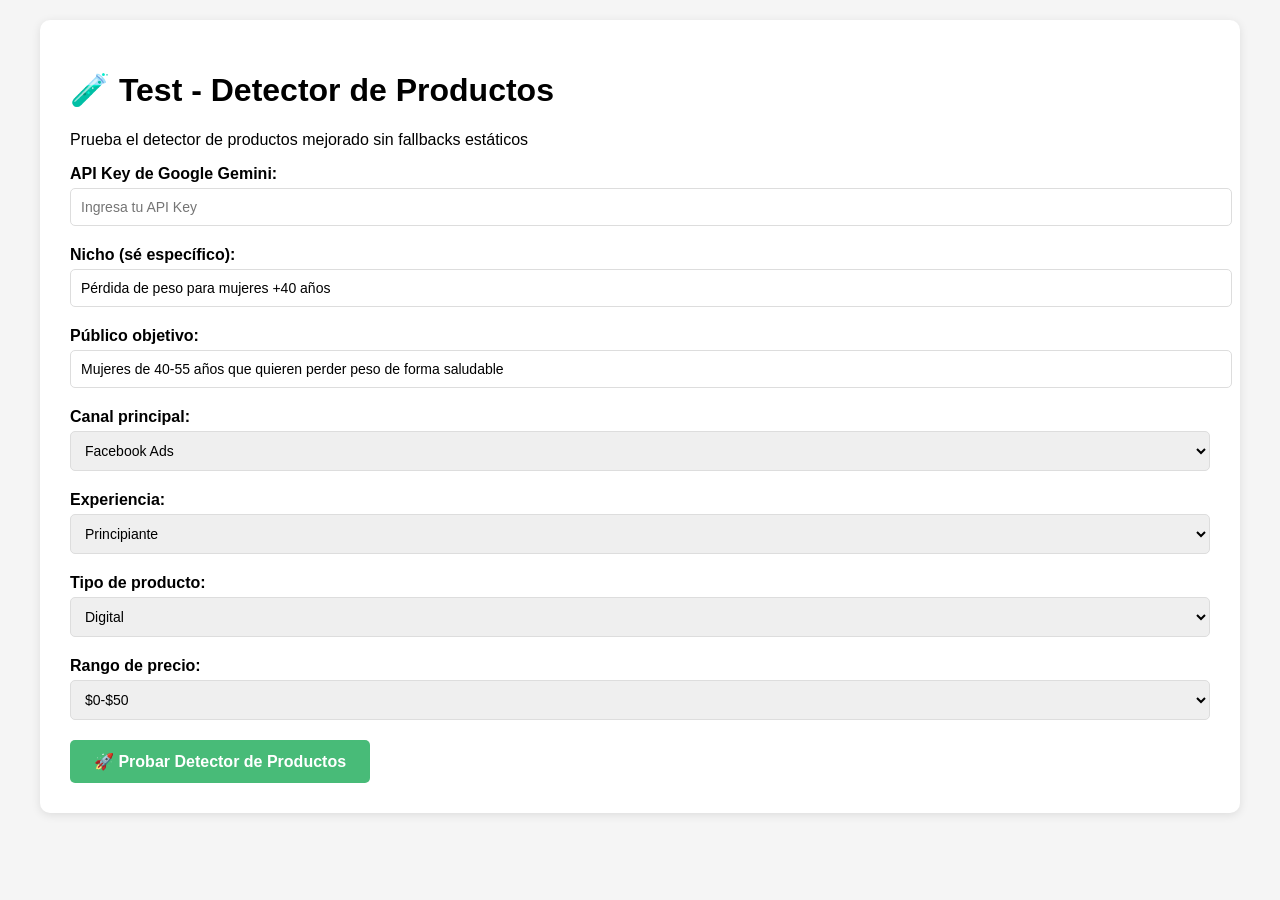
<file: test-detector.html>
<!DOCTYPE html>
<html lang="es">
<head>
    <meta charset="UTF-8">
    <meta name="viewport" content="width=device-width, initial-scale=1.0">
    <title>Test - Detector de Productos MarketInsight Pro</title>
    <style>
        body {
            font-family: 'Inter', sans-serif;
            max-width: 1200px;
            margin: 0 auto;
            padding: 20px;
            background: #f5f5f5;
        }
        .test-container {
            background: white;
            padding: 30px;
            border-radius: 10px;
            box-shadow: 0 2px 10px rgba(0,0,0,0.1);
        }
        .form-group {
            margin-bottom: 20px;
        }
        label {
            display: block;
            margin-bottom: 5px;
            font-weight: 600;
        }
        input, select {
            width: 100%;
            padding: 10px;
            border: 1px solid #ddd;
            border-radius: 5px;
            font-size: 14px;
        }
        button {
            background: #48bb78;
            color: white;
            padding: 12px 24px;
            border: none;
            border-radius: 5px;
            cursor: pointer;
            font-size: 16px;
            font-weight: 600;
        }
        button:hover {
            background: #38a169;
        }
        .results {
            margin-top: 30px;
            padding: 20px;
            background: #f8f9fa;
            border-radius: 5px;
        }
        .product-card {
            background: white;
            padding: 20px;
            margin: 15px 0;
            border-radius: 8px;
            border-left: 4px solid #48bb78;
        }
        .error {
            color: #e53e3e;
            background: #fed7d7;
            padding: 10px;
            border-radius: 5px;
            margin: 10px 0;
        }
        .success {
            color: #38a169;
            background: #c6f6d5;
            padding: 10px;
            border-radius: 5px;
            margin: 10px 0;
        }
    </style>
</head>
<body>
    <div class="test-container">
        <h1>🧪 Test - Detector de Productos</h1>
        <p>Prueba el detector de productos mejorado sin fallbacks estáticos</p>
        
        <form id="testForm">
            <div class="form-group">
                <label for="apiKey">API Key de Google Gemini:</label>
                <input type="password" id="apiKey" placeholder="Ingresa tu API Key" required>
            </div>
            
            <div class="form-group">
                <label for="nicho">Nicho (sé específico):</label>
                <input type="text" id="nicho" value="Pérdida de peso para mujeres +40 años" required>
            </div>
            
            <div class="form-group">
                <label for="publico">Público objetivo:</label>
                <input type="text" id="publico" value="Mujeres de 40-55 años que quieren perder peso de forma saludable" required>
            </div>
            
            <div class="form-group">
                <label for="canalPrincipal">Canal principal:</label>
                <select id="canalPrincipal" required>
                    <option value="Facebook Ads">Facebook Ads</option>
                    <option value="Google Ads">Google Ads</option>
                    <option value="TikTok Ads">TikTok Ads</option>
                    <option value="Instagram Ads">Instagram Ads</option>
                    <option value="YouTube Ads">YouTube Ads</option>
                </select>
            </div>
            
            <div class="form-group">
                <label for="experiencia">Experiencia:</label>
                <select id="experiencia" required>
                    <option value="Principiante">Principiante</option>
                    <option value="Intermedio">Intermedio</option>
                    <option value="Avanzado">Avanzado</option>
                </select>
            </div>
            
            <div class="form-group">
                <label for="tipoProducto">Tipo de producto:</label>
                <select id="tipoProducto" required>
                    <option value="digital">Digital</option>
                    <option value="fisico">Físico</option>
                    <option value="servicio">Servicio</option>
                    <option value="software">Software</option>
                </select>
            </div>
            
            <div class="form-group">
                <label for="rangoPrecio">Rango de precio:</label>
                <select id="rangoPrecio" required>
                    <option value="$0-$50">$0-$50</option>
                    <option value="$50-$100">$50-$100</option>
                    <option value="$100-$200">$100-$200</option>
                    <option value="$200-$500">$200-$500</option>
                    <option value="$500+">$500+</option>
                </select>
            </div>
            
            <button type="submit">🚀 Probar Detector de Productos</button>
        </form>
        
        <div id="results" class="results" style="display: none;">
            <h2>📊 Resultados del Test</h2>
            <div id="resultsContent"></div>
        </div>
    </div>

    <script src="script.js"></script>
    <script>
        document.getElementById('testForm').addEventListener('submit', async function(e) {
            e.preventDefault();
            
            const resultsDiv = document.getElementById('results');
            const resultsContent = document.getElementById('resultsContent');
            
            // Mostrar loading
            resultsContent.innerHTML = '<p>🔄 Analizando productos...</p>';
            resultsDiv.style.display = 'block';
            
            try {
                // Configurar API Key
                const apiKey = document.getElementById('apiKey').value;
                AppState.apiKey = apiKey;
                localStorage.setItem('marketinsight_api_key', apiKey);
                
                // Recolectar configuración
                const config = {
                    nicho: document.getElementById('nicho').value,
                    publico: document.getElementById('publico').value,
                    canalPrincipal: document.getElementById('canalPrincipal').value,
                    experiencia: document.getElementById('experiencia').value,
                    tipoProducto: document.getElementById('tipoProducto').value,
                    rangoPrecio: document.getElementById('rangoPrecio').value,
                    presupuestoAds: '$1000',
                    roiObjetivo: '3x',
                    breakEvenTime: '1 mes',
                    tipoConversion: 'Venta directa',
                    dispositivoTarget: 'Mobile',
                    mercadoGeo: 'Tier 1'
                };
                
                // Generar prompt
                const prompt = PromptGenerator.generateProductDetectionPrompt(config);
                
                // Hacer request a la API
                const response = await APIManager.makeRequest(prompt);
                
                if (!response) {
                    throw new Error('No se recibió respuesta de la IA');
                }
                
                // Procesar respuesta
                const products = ResponseProcessor.processProductDetection(response, config);
                
                // Validar especificidad
                const validation = ResponseProcessor.validateProductSpecificity(products, config);
                
                // Mostrar resultados
                let html = '';
                
                if (validation.isValid) {
                    html += '<div class="success">✅ Productos válidos y específicos detectados</div>';
                } else {
                    html += `<div class="error">❌ Problemas de especificidad: ${validation.reason}</div>`;
                }
                
                html += '<h3>📦 Productos Detectados:</h3>';
                
                products.forEach((product, index) => {
                    html += `
                        <div class="product-card">
                            <h4>${index + 1}. ${product.nombre}</h4>
                            <p><strong>Precio:</strong> ${product.precio}</p>
                            <p><strong>Comisión:</strong> ${product.comision}</p>
                            <p><strong>Score:</strong> ${product.score}</p>
                            <p><strong>Descripción:</strong> ${product.descripcion}</p>
                            <p><strong>Pain Points:</strong> ${product.painPoints}</p>
                            <p><strong>Emociones:</strong> ${product.emociones}</p>
                            <p><strong>Triggers:</strong> ${product.triggers}</p>
                        </div>
                    `;
                });
                
                html += '<h3>🔍 Información de Debug:</h3>';
                html += `<p><strong>Configuración:</strong> ${JSON.stringify(config, null, 2)}</p>`;
                html += `<p><strong>Respuesta de IA:</strong> ${response.substring(0, 500)}...</p>`;
                
                resultsContent.innerHTML = html;
                
            } catch (error) {
                resultsContent.innerHTML = `<div class="error">❌ Error: ${error.message}</div>`;
            }
        });
    </script>
</body>
</html>
</file>
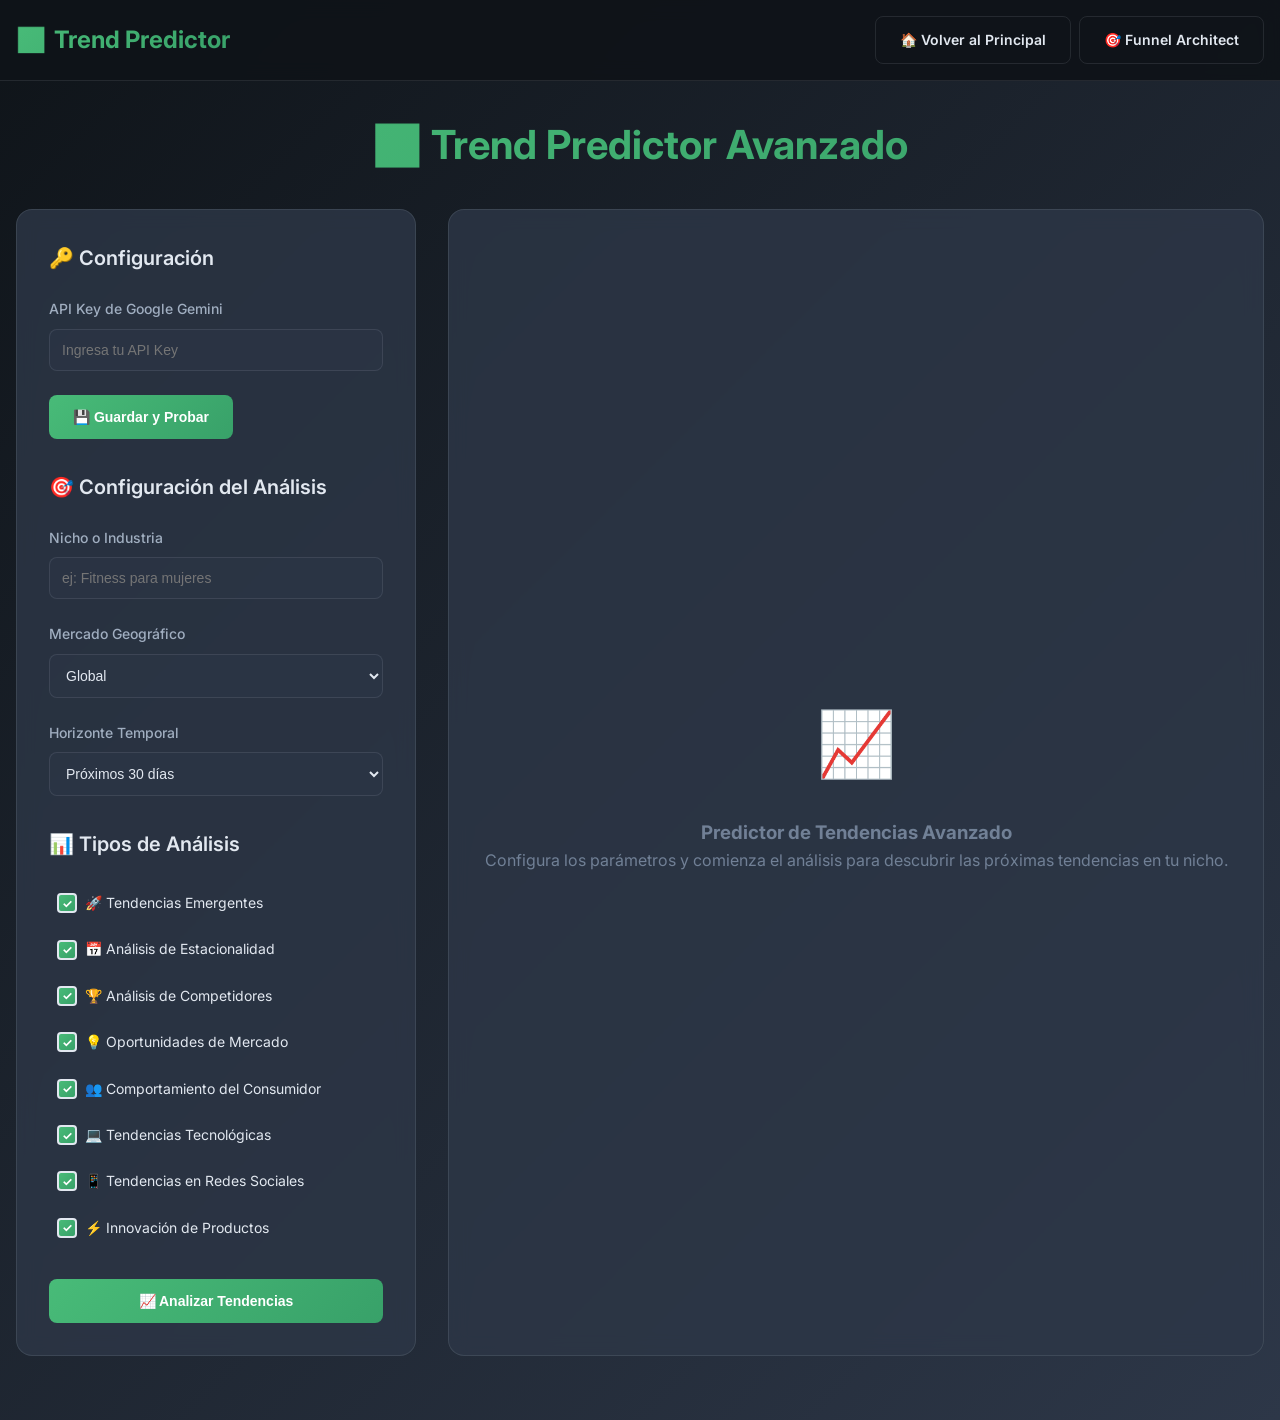
<file: trend-predictor.html>
<!DOCTYPE html>
<html lang="es">
<head>
    <meta charset="UTF-8">
    <meta name="viewport" content="width=device-width, initial-scale=1.0">
    <title>Trend Predictor - MarketInsight Pro</title>
    <meta name="description" content="Predictor de tendencias avanzado para marketing de afiliados">
    <link rel="preconnect" href="https://fonts.googleapis.com">
    <link rel="preconnect" href="https://fonts.gstatic.com" crossorigin>
    <link href="https://fonts.googleapis.com/css2?family=Inter:wght@300;400;500;600;700&display=swap" rel="stylesheet">
    <style>
        :root {
            --primary-gradient: linear-gradient(135deg, #48bb78 0%, #38a169 100%);
            --secondary-color: #4299e1;
            --accent-color: #f59e0b;
            --bg-gradient: linear-gradient(135deg, #0f1419 0%, #2d3748 100%);
            --text-primary: #e2e8f0;
            --text-secondary: #a0aec0;
            --text-muted: #718096;
            --card-bg: rgba(45, 55, 72, 0.8);
            --card-bg-solid: #2d3748;
            --border-color: rgba(226, 232, 240, 0.1);
            --border-color-strong: rgba(226, 232, 240, 0.2);
            --success-color: #48bb78;
            --warning-color: #ed8936;
            --error-color: #f56565;
            --info-color: #4299e1;
            --spacing-sm: 0.5rem;
            --spacing-md: 1rem;
            --spacing-lg: 1.5rem;
            --spacing-xl: 2rem;
            --radius-md: 0.5rem;
            --radius-lg: 1rem;
            --transition-normal: 0.3s ease;
        }

        * {
            margin: 0;
            padding: 0;
            box-sizing: border-box;
        }

        body {
            font-family: 'Inter', -apple-system, BlinkMacSystemFont, sans-serif;
            background: var(--bg-gradient);
            color: var(--text-primary);
            line-height: 1.6;
            min-height: 100vh;
        }

        .container {
            max-width: 1400px;
            margin: 0 auto;
            padding: 0 var(--spacing-md);
        }

        .header {
            background: rgba(15, 20, 25, 0.95);
            backdrop-filter: blur(10px);
            border-bottom: 1px solid var(--border-color);
            padding: var(--spacing-md) 0;
            position: sticky;
            top: 0;
            z-index: 100;
        }

        .header-content {
            display: flex;
            justify-content: space-between;
            align-items: center;
            flex-wrap: wrap;
            gap: var(--spacing-md);
        }

        .logo {
            display: flex;
            align-items: center;
            gap: var(--spacing-sm);
            font-size: 1.5rem;
            font-weight: 700;
            background: var(--primary-gradient);
            -webkit-background-clip: text;
            -webkit-text-fill-color: transparent;
            background-clip: text;
        }

        .nav-buttons {
            display: flex;
            gap: var(--spacing-sm);
        }

        .btn {
            display: inline-flex;
            align-items: center;
            justify-content: center;
            gap: var(--spacing-sm);
            padding: 0.75rem 1.5rem;
            border: none;
            border-radius: var(--radius-md);
            font-size: 0.875rem;
            font-weight: 600;
            text-decoration: none;
            cursor: pointer;
            transition: all var(--transition-normal);
            min-height: 44px;
            white-space: nowrap;
        }

        .btn-primary {
            background: var(--primary-gradient);
            color: white;
        }

        .btn-outline {
            background: transparent;
            color: var(--text-primary);
            border: 1px solid var(--border-color);
        }

        .btn:hover {
            transform: translateY(-2px);
        }

        .main-content {
            padding: var(--spacing-xl) 0;
            min-height: calc(100vh - 80px);
        }

        .page-title {
            font-size: 2.5rem;
            font-weight: 700;
            background: var(--primary-gradient);
            -webkit-background-clip: text;
            -webkit-text-fill-color: transparent;
            background-clip: text;
            text-align: center;
            margin-bottom: var(--spacing-xl);
        }

        .predictor-grid {
            display: grid;
            grid-template-columns: 400px 1fr;
            gap: var(--spacing-xl);
            margin-bottom: var(--spacing-xl);
        }

        .predictor-form {
            background: var(--card-bg);
            border-radius: var(--radius-lg);
            padding: var(--spacing-xl);
            border: 1px solid var(--border-color);
            backdrop-filter: blur(10px);
            height: fit-content;
            position: sticky;
            top: calc(80px + var(--spacing-xl));
        }

        .form-section {
            margin-bottom: var(--spacing-xl);
        }

        .section-title {
            font-size: 1.25rem;
            font-weight: 600;
            margin-bottom: var(--spacing-lg);
            display: flex;
            align-items: center;
            gap: var(--spacing-sm);
        }

        .input-group {
            margin-bottom: var(--spacing-lg);
        }

        .input-group label {
            display: block;
            margin-bottom: var(--spacing-sm);
            font-weight: 500;
            color: var(--text-secondary);
            font-size: 0.875rem;
        }

        .input-field,
        .select-field {
            width: 100%;
            padding: 0.75rem;
            border: 1px solid var(--border-color);
            border-radius: var(--radius-md);
            background: rgba(45, 55, 72, 0.5);
            color: var(--text-primary);
            font-size: 0.875rem;
            transition: all var(--transition-normal);
        }

        .input-field:focus,
        .select-field:focus {
            outline: none;
            border-color: var(--primary-color);
            box-shadow: 0 0 0 3px rgba(72, 187, 120, 0.1);
        }

        .checkbox-group {
            display: flex;
            flex-direction: column;
            gap: var(--spacing-sm);
        }

        .checkbox-label {
            display: flex;
            align-items: center;
            gap: var(--spacing-sm);
            cursor: pointer;
            padding: var(--spacing-sm);
            border-radius: var(--radius-md);
            transition: all var(--transition-normal);
            font-size: 0.875rem;
        }

        .checkbox-label:hover {
            background: rgba(226, 232, 240, 0.05);
        }

        .checkbox-label input[type="checkbox"] {
            display: none;
        }

        .checkmark {
            width: 20px;
            height: 20px;
            border: 2px solid var(--border-color);
            border-radius: 4px;
            display: flex;
            align-items: center;
            justify-content: center;
            transition: all var(--transition-normal);
            flex-shrink: 0;
        }

        .checkmark::after {
            content: '✓';
            color: white;
            font-size: 12px;
            font-weight: bold;
            opacity: 0;
            transition: opacity 0.15s ease;
        }

        .checkbox-label input[type="checkbox"]:checked + .checkmark {
            background: var(--primary-gradient);
            border-color: var(--primary-color);
        }

        .checkbox-label input[type="checkbox"]:checked + .checkmark::after {
            opacity: 1;
        }

        .results-area {
            background: var(--card-bg);
            border-radius: var(--radius-lg);
            padding: var(--spacing-xl);
            border: 1px solid var(--border-color);
            backdrop-filter: blur(10px);
            min-height: 600px;
        }

        .results-empty {
            display: flex;
            flex-direction: column;
            align-items: center;
            justify-content: center;
            height: 100%;
            color: var(--text-muted);
            text-align: center;
        }

        .results-empty .icon {
            font-size: 4rem;
            margin-bottom: var(--spacing-lg);
        }

        .trend-cards {
            display: grid;
            gap: var(--spacing-lg);
        }

        .trend-card {
            background: rgba(45, 55, 72, 0.6);
            border-radius: var(--radius-lg);
            padding: var(--spacing-lg);
            border: 1px solid var(--border-color);
            transition: all var(--transition-normal);
        }

        .trend-card:hover {
            transform: translateY(-2px);
            border-color: var(--primary-color);
        }

        .trend-header {
            display: flex;
            justify-content: space-between;
            align-items: center;
            margin-bottom: var(--spacing-md);
        }

        .trend-title {
            font-size: 1.25rem;
            font-weight: 600;
            color: var(--text-primary);
        }

        .trend-score {
            background: var(--primary-gradient);
            color: white;
            padding: 0.25rem 0.75rem;
            border-radius: var(--radius-md);
            font-size: 0.875rem;
            font-weight: 600;
        }

        .trend-meta {
            display: grid;
            grid-template-columns: repeat(auto-fit, minmax(120px, 1fr));
            gap: var(--spacing-md);
            margin-bottom: var(--spacing-md);
        }

        .meta-item {
            text-align: center;
            padding: var(--spacing-sm);
            background: rgba(226, 232, 240, 0.05);
            border-radius: var(--radius-md);
        }

        .meta-label {
            font-size: 0.75rem;
            color: var(--text-muted);
            margin-bottom: 2px;
            text-transform: uppercase;
            letter-spacing: 0.5px;
        }

        .meta-value {
            font-size: 0.875rem;
            font-weight: 600;
            color: var(--text-primary);
        }

        .trend-description {
            color: var(--text-secondary);
            margin-bottom: var(--spacing-md);
            line-height: 1.6;
        }

        .trend-insights {
            display: grid;
            grid-template-columns: repeat(auto-fit, minmax(250px, 1fr));
            gap: var(--spacing-md);
        }

        .insight-section {
            background: rgba(226, 232, 240, 0.03);
            padding: var(--spacing-md);
            border-radius: var(--radius-md);
            border: 1px solid var(--border-color);
        }

        .insight-title {
            font-size: 0.875rem;
            font-weight: 600;
            color: var(--accent-color);
            margin-bottom: var(--spacing-sm);
            text-transform: uppercase;
            letter-spacing: 0.5px;
        }

        .insight-content {
            font-size: 0.875rem;
            color: var(--text-secondary);
            line-height: 1.5;
        }

        .loading-overlay {
            display: none;
            position: fixed;
            top: 0;
            left: 0;
            width: 100%;
            height: 100%;
            background: rgba(0, 0, 0, 0.9);
            z-index: 1000;
            backdrop-filter: blur(10px);
        }

        .loading-overlay.active {
            display: flex;
            align-items: center;
            justify-content: center;
        }

        .loading-content {
            text-align: center;
            color: white;
        }

        .loading-spinner {
            width: 60px;
            height: 60px;
            border: 4px solid rgba(72, 187, 120, 0.3);
            border-top: 4px solid var(--primary-color);
            border-radius: 50%;
            animation: spin 1s linear infinite;
            margin: 0 auto var(--spacing-lg);
        }

        @keyframes spin {
            0% { transform: rotate(0deg); }
            100% { transform: rotate(360deg); }
        }

        .toast-container {
            position: fixed;
            top: 20px;
            right: 20px;
            z-index: 1100;
            display: flex;
            flex-direction: column;
            gap: var(--spacing-sm);
        }

        .toast {
            background: var(--card-bg-solid);
            border: 1px solid var(--border-color);
            border-radius: var(--radius-md);
            padding: var(--spacing-md);
            min-width: 300px;
            max-width: 400px;
            animation: slideInRight 0.3s ease;
        }

        .toast.success { border-left: 4px solid var(--success-color); }
        .toast.error { border-left: 4px solid var(--error-color); }
        .toast.warning { border-left: 4px solid var(--warning-color); }
        .toast.info { border-left: 4px solid var(--info-color); }

        .toast-header {
            display: flex;
            justify-content: space-between;
            align-items: center;
            margin-bottom: 4px;
        }

        .toast-title {
            font-weight: 600;
            font-size: 0.875rem;
        }

        .toast-close {
            background: none;
            border: none;
            color: var(--text-muted);
            cursor: pointer;
            font-size: 1.125rem;
            padding: 0;
        }

        .toast-message {
            font-size: 0.8125rem;
            color: var(--text-secondary);
            line-height: 1.4;
        }

        @keyframes slideInRight {
            from {
                transform: translateX(100%);
                opacity: 0;
            }
            to {
                transform: translateX(0);
                opacity: 1;
            }
        }

        @media (max-width: 1024px) {
            .predictor-grid {
                grid-template-columns: 1fr;
                gap: var(--spacing-lg);
            }
            
            .predictor-form {
                position: static;
                order: 1;
            }
            
            .results-area {
                order: 2;
            }
        }

        @media (max-width: 768px) {
            .container {
                padding: 0 var(--spacing-sm);
            }
            
            .page-title {
                font-size: 2rem;
            }
            
            .predictor-form,
            .results-area {
                padding: var(--spacing-lg);
            }
            
            .trend-meta {
                grid-template-columns: repeat(2, 1fr);
            }
            
            .trend-insights {
                grid-template-columns: 1fr;
            }
        }
    </style>
</head>
<body>
    <!-- Header -->
    <header class="header">
        <div class="container">
            <div class="header-content">
                <div class="logo">
                    <span>📈</span>
                    <span>Trend Predictor</span>
                </div>
                
                <div class="nav-buttons">
                    <a href="index.html" class="btn btn-outline">
                        🏠 Volver al Principal
                    </a>
                    <a href="funnel-architect-standalone.html" class="btn btn-outline">
                        🎯 Funnel Architect
                    </a>
                </div>
            </div>
        </div>
    </header>

    <!-- Main Content -->
    <div class="container">
        <div class="main-content">
            <h1 class="page-title">
                📈 Trend Predictor Avanzado
            </h1>
            
            <div class="predictor-grid">
                <!-- Form Section -->
                <div class="predictor-form">
                    <form id="trendForm">
                        <!-- API Configuration -->
                        <div class="form-section">
                            <h2 class="section-title">
                                🔑 Configuración
                            </h2>
                            
                            <div class="input-group">
                                <label for="apiKey">API Key de Google Gemini</label>
                                <input 
                                    type="password" 
                                    id="apiKey" 
                                    placeholder="Ingresa tu API Key"
                                    class="input-field"
                                >
                            </div>
                            
                            <button type="button" class="btn btn-primary" id="saveApiKey">
                                💾 Guardar y Probar
                            </button>
                        </div>

                        <!-- Trend Analysis Settings -->
                        <div class="form-section">
                            <h2 class="section-title">
                                🎯 Configuración del Análisis
                            </h2>
                            
                            <div class="input-group">
                                <label for="nicho">Nicho o Industria</label>
                                <input 
                                    type="text" 
                                    id="nicho" 
                                    placeholder="ej: Fitness para mujeres"
                                    class="input-field"
                                    required
                                >
                            </div>
                            
                            <div class="input-group">
                                <label for="mercadoGeo">Mercado Geográfico</label>
                                <select id="mercadoGeo" class="select-field">
                                    <option value="Global">Global</option>
                                    <option value="Estados Unidos">Estados Unidos</option>
                                    <option value="Canadá">Canadá</option>
                                    <option value="Reino Unido">Reino Unido</option>
                                    <option value="Australia">Australia</option>
                                    <option value="España">España</option>
                                    <option value="México">México</option>
                                    <option value="Argentina">Argentina</option>
                                    <option value="Colombia">Colombia</option>
                                    <option value="Chile">Chile</option>
                                </select>
                            </div>
                            
                            <div class="input-group">
                                <label for="timeframe">Horizonte Temporal</label>
                                <select id="timeframe" class="select-field">
                                    <option value="30 días">Próximos 30 días</option>
                                    <option value="3 meses">Próximos 3 meses</option>
                                    <option value="6 meses">Próximos 6 meses</option>
                                    <option value="1 año">Próximo año</option>
                                    <option value="2 años">Próximos 2 años</option>
                                </select>
                            </div>
                        </div>

                        <!-- Analysis Types -->
                        <div class="form-section">
                            <h2 class="section-title">
                                📊 Tipos de Análisis
                            </h2>
                            
                            <div class="checkbox-group">
                                <label class="checkbox-label">
                                    <input type="checkbox" id="emergingTrends" checked>
                                    <span class="checkmark"></span>
                                    🚀 Tendencias Emergentes
                                </label>
                                <label class="checkbox-label">
                                    <input type="checkbox" id="seasonality" checked>
                                    <span class="checkmark"></span>
                                    📅 Análisis de Estacionalidad
                                </label>
                                <label class="checkbox-label">
                                    <input type="checkbox" id="competitorAnalysis" checked>
                                    <span class="checkmark"></span>
                                    🏆 Análisis de Competidores
                                </label>
                                <label class="checkbox-label">
                                    <input type="checkbox" id="marketOpportunities" checked>
                                    <span class="checkmark"></span>
                                    💡 Oportunidades de Mercado
                                </label>
                                <label class="checkbox-label">
                                    <input type="checkbox" id="consumerBehavior" checked>
                                    <span class="checkmark"></span>
                                    👥 Comportamiento del Consumidor
                                </label>
                                <label class="checkbox-label">
                                    <input type="checkbox" id="technologyTrends" checked>
                                    <span class="checkmark"></span>
                                    💻 Tendencias Tecnológicas
                                </label>
                                <label class="checkbox-label">
                                    <input type="checkbox" id="socialMedia" checked>
                                    <span class="checkmark"></span>
                                    📱 Tendencias en Redes Sociales
                                </label>
                                <label class="checkbox-label">
                                    <input type="checkbox" id="productInnovation" checked>
                                    <span class="checkmark"></span>
                                    ⚡ Innovación de Productos
                                </label>
                            </div>
                        </div>

                        <!-- Submit Button -->
                        <button type="submit" class="btn btn-primary" style="width: 100%;" id="analyzeBtn">
                            📈 Analizar Tendencias
                        </button>
                    </form>
                </div>

                <!-- Results Section -->
                <div class="results-area">
                    <div class="results-empty" id="resultsEmpty">
                        <div class="icon">📈</div>
                        <h3>Predictor de Tendencias Avanzado</h3>
                        <p>Configura los parámetros y comienza el análisis para descubrir las próximas tendencias en tu nicho.</p>
                    </div>
                    
                    <div class="trend-cards" id="trendCards" style="display: none;">
                        <!-- Trend cards will be dynamically inserted here -->
                    </div>
                </div>
            </div>
        </div>
    </div>

    <!-- Loading Overlay -->
    <div class="loading-overlay" id="loadingOverlay">
        <div class="loading-content">
            <div class="loading-spinner"></div>
            <h3>Analizando tendencias futuras...</h3>
            <p id="loadingText">Esto puede tomar unos momentos</p>
        </div>
    </div>

    <!-- Toast Container -->
    <div class="toast-container" id="toastContainer"></div>

    <script>
        // Configuration
        const CONFIG = {
            GEMINI_API_ENDPOINT: 'https://generativelanguage.googleapis.com/v1beta/models/gemini-1.5-flash-latest:generateContent',
            MAX_RETRIES: 3,
            RETRY_DELAY: 1000,
            LOADING_MESSAGES: [
                'Analizando tendencias futuras...',
                'Identificando oportunidades emergentes...',
                'Procesando datos de mercado...',
                'Evaluando comportamiento del consumidor...',
                'Generando predicciones...'
            ]
        };

        // State
        let apiKey = localStorage.getItem('trend_predictor_api_key') || '';

        // Initialize
        document.addEventListener('DOMContentLoaded', function() {
            loadStoredData();
            bindEvents();
        });

        function loadStoredData() {
            if (apiKey) {
                document.getElementById('apiKey').value = apiKey;
            }
        }

        function bindEvents() {
            document.getElementById('saveApiKey').addEventListener('click', saveAndTestApiKey);
            document.getElementById('trendForm').addEventListener('submit', handleTrendAnalysis);
        }

        async function saveAndTestApiKey() {
            const keyInput = document.getElementById('apiKey');
            const key = keyInput.value.trim();
            
            if (!key) {
                showToast('Error', 'Por favor ingresa una API Key válida', 'error');
                return;
            }
            
            try {
                // Test the API key
                const response = await makeApiRequest('Hola, ¿estás funcionando?');
                
                if (response) {
                    apiKey = key;
                    localStorage.setItem('trend_predictor_api_key', key);
                    showToast('Éxito', 'API Key guardada y verificada correctamente', 'success');
                } else {
                    throw new Error('Respuesta inválida');
                }
            } catch (error) {
                showToast('Error', 'Error al verificar la API Key. Verifica que sea correcta.', 'error');
            }
        }

        async function handleTrendAnalysis(e) {
            e.preventDefault();
            
            if (!apiKey) {
                showToast('Error', 'Configura tu API Key primero', 'error');
                return;
            }
            
            const formData = collectFormData();
            
            if (!formData.nicho) {
                showToast('Error', 'Por favor especifica un nicho o industria', 'error');
                return;
            }
            
            try {
                showLoading(true);
                
                const prompt = generateTrendPrompt(formData);
                const response = await makeApiRequest(prompt);
                
                if (response) {
                    displayTrendResults(response);
                    showToast('Éxito', 'Análisis de tendencias completado', 'success');
                } else {
                    throw new Error('No se recibió respuesta válida');
                }
            } catch (error) {
                console.error('Error en análisis:', error);
                showToast('Error', `Error en el análisis: ${error.message}`, 'error');
            } finally {
                showLoading(false);
            }
        }

        function collectFormData() {
            const selectedAnalysis = Array.from(document.querySelectorAll('input[type="checkbox"]:checked'))
                .map(cb => cb.id);
            
            return {
                nicho: document.getElementById('nicho').value.trim(),
                mercadoGeo: document.getElementById('mercadoGeo').value,
                timeframe: document.getElementById('timeframe').value,
                selectedAnalysis
            };
        }

        function generateTrendPrompt(data) {
            const analysisTypes = {
                emergingTrends: '🚀 Identificar tendencias emergentes y tecnologías disruptivas',
                seasonality: '📅 Analizar patrones estacionales y timing óptimo',
                competitorAnalysis: '🏆 Evaluar movimientos y estrategias de competidores',
                marketOpportunities: '💡 Detectar gaps y oportunidades no explotadas',
                consumerBehavior: '👥 Predecir cambios en comportamiento del consumidor',
                technologyTrends: '💻 Analizar tendencias tecnológicas relevantes',
                socialMedia: '📱 Evaluar tendencias en redes sociales y contenido viral',
                productInnovation: '⚡ Identificar oportunidades de innovación de productos'
            };

            const selectedAnalysisText = data.selectedAnalysis
                .map(id => analysisTypes[id])
                .filter(Boolean)
                .join('\n');

            return `Actúa como EXPERTO FUTURISTA y ANALISTA DE TENDENCIAS especializado en ${data.nicho} para el mercado ${data.mercadoGeo}.

CONTEXTO DEL ANÁLISIS:
📊 Nicho/Industria: ${data.nicho}
🌍 Mercado: ${data.mercadoGeo}
⏰ Horizonte temporal: ${data.timeframe}

🎯 ANÁLISIS SOLICITADOS:
${selectedAnalysisText}

GENERA exactamente 5 tendencias/predicciones usando el siguiente formato:

=== TENDENCIA [N] ===
NOMBRE: [Nombre específico de la tendencia]
SCORE: [0-100] (probabilidad de ocurrencia)
IMPACTO: [BAJO/MEDIO/ALTO/REVOLUCIONARIO]
TIMING: [Cuándo será más relevante]
DURACION: [Cuánto tiempo durará]

DESCRIPCION:
[Descripción detallada de la tendencia y por qué surgirá]

OPORTUNIDADES:
[Oportunidades específicas para afiliados y marketers]

MERCADOS_AFECTADOS:
[Qué mercados y audiencias se verán afectados]

COMPETENCIA:
[Nivel de competencia esperado y ventana de oportunidad]

MONETIZACION:
[Formas específicas de monetizar esta tendencia]

REQUERIMIENTOS:
[Qué se necesita para aprovechar esta tendencia]

RIESGOS:
[Posibles riesgos y cómo mitigarlos]

INDICADORES:
[Señales tempranas para confirmar la tendencia]

PRODUCTOS_POTENCIALES:
[Tipos de productos que serán demandados]

ESTRATEGIA_ENTRADA:
[Cómo y cuándo entrar al mercado]

=== FIN TENDENCIA [N] ===

RESUMEN EJECUTIVO:
[Síntesis de las tendencias más prometedoras y plan de acción]

CALENDARIO_IMPLEMENTACION:
[Timeline recomendado para aprovechar cada tendencia]

Enfócate en predicciones específicas, datos cuantitativos cuando sea posible, y estrategias accionables para ${data.nicho} en ${data.mercadoGeo}.`;
        }

        function displayTrendResults(response) {
            document.getElementById('resultsEmpty').style.display = 'none';
            const cardsContainer = document.getElementById('trendCards');
            cardsContainer.style.display = 'block';
            cardsContainer.innerHTML = '';

            try {
                const trends = parseTrendResponse(response);
                
                if (trends.length === 0) {
                    cardsContainer.innerHTML = '<p>No se pudieron extraer tendencias de la respuesta.</p>';
                    return;
                }

                trends.forEach((trend, index) => {
                    const card = createTrendCard(trend, index + 1);
                    cardsContainer.appendChild(card);
                });

                // Add summary if available
                const summary = extractSummary(response);
                if (summary) {
                    const summaryCard = createSummaryCard(summary);
                    cardsContainer.appendChild(summaryCard);
                }

            } catch (error) {
                console.error('Error displaying results:', error);
                cardsContainer.innerHTML = `
                    <div class="trend-card">
                        <h3>Análisis de Tendencias</h3>
                        <div class="trend-description">${response}</div>
                    </div>
                `;
            }
        }

        function parseTrendResponse(text) {
            const trends = [];
            const trendRegex = /=== TENDENCIA \[(\d+)\] ===([\s\S]*?)(?==== FIN TENDENCIA \[\d+\] ===|=== TENDENCIA \[\d+\] ===|RESUMEN EJECUTIVO|$)/gi;
            
            let match;
            while ((match = trendRegex.exec(text)) !== null) {
                const trendText = match[2];
                const trend = parseTrendFromText(trendText);
                if (trend.nombre) {
                    trends.push(trend);
                }
            }
            
            return trends;
        }

        function parseTrendFromText(text) {
            return {
                nombre: extractField(text, 'NOMBRE'),
                score: extractField(text, 'SCORE') || '75',
                impacto: extractField(text, 'IMPACTO') || 'MEDIO',
                timing: extractField(text, 'TIMING'),
                duracion: extractField(text, 'DURACION'),
                descripcion: extractField(text, 'DESCRIPCION'),
                oportunidades: extractField(text, 'OPORTUNIDADES'),
                mercadosAfectados: extractField(text, 'MERCADOS_AFECTADOS'),
                competencia: extractField(text, 'COMPETENCIA'),
                monetizacion: extractField(text, 'MONETIZACION'),
                requerimientos: extractField(text, 'REQUERIMIENTOS'),
                riesgos: extractField(text, 'RIESGOS'),
                indicadores: extractField(text, 'INDICADORES'),
                productosPotenciales: extractField(text, 'PRODUCTOS_POTENCIALES'),
                estrategiaEntrada: extractField(text, 'ESTRATEGIA_ENTRADA')
            };
        }

        function extractField(text, fieldName) {
            const patterns = [
                new RegExp(`${fieldName}:\\s*([\\s\\S]*?)(?=\\n[A-Z_]+:|\\n===|$)`, 'i'),
                new RegExp(`${fieldName}\\s*:\\s*(.*)`, 'i'),
                new RegExp(`${fieldName}\\s*([\\s\\S]*?)(?=\\n\\n|\\n[A-Z]|$)`, 'i')
            ];
            
            for (const pattern of patterns) {
                const match = text.match(pattern);
                if (match && match[1]) {
                    return match[1].trim().replace(/^\[|\]$/g, '');
                }
            }
            
            return '';
        }

        function extractSummary(text) {
            const summaryMatch = text.match(/RESUMEN EJECUTIVO:([\s\S]*?)(?=CALENDARIO_IMPLEMENTACION|$)/i);
            const calendarMatch = text.match(/CALENDARIO_IMPLEMENTACION:([\s\S]*?)$/i);
            
            return {
                resumen: summaryMatch ? summaryMatch[1].trim() : '',
                calendario: calendarMatch ? calendarMatch[1].trim() : ''
            };
        }

        function createTrendCard(trend, index) {
            const card = document.createElement('div');
            card.className = 'trend-card';
            
            const impactColor = {
                'BAJO': '#718096',
                'MEDIO': '#4299e1',
                'ALTO': '#f59e0b',
                'REVOLUCIONARIO': '#f56565'
            };

            card.innerHTML = `
                <div class="trend-header">
                    <h3 class="trend-title">${trend.nombre || `Tendencia ${index}`}</h3>
                    <div class="trend-score">${trend.score}/100</div>
                </div>
                
                <div class="trend-meta">
                    <div class="meta-item">
                        <div class="meta-label">Impacto</div>
                        <div class="meta-value" style="color: ${impactColor[trend.impacto] || impactColor.MEDIO}">${trend.impacto}</div>
                    </div>
                    <div class="meta-item">
                        <div class="meta-label">Timing</div>
                        <div class="meta-value">${trend.timing || 'Por determinar'}</div>
                    </div>
                    <div class="meta-item">
                        <div class="meta-label">Duración</div>
                        <div class="meta-value">${trend.duracion || 'Variable'}</div>
                    </div>
                </div>
                
                <div class="trend-description">
                    ${trend.descripcion || 'Tendencia emergente con potencial en el nicho analizado.'}
                </div>
                
                <div class="trend-insights">
                    <div class="insight-section">
                        <div class="insight-title">💡 Oportunidades</div>
                        <div class="insight-content">${trend.oportunidades || 'Múltiples oportunidades de monetización'}</div>
                    </div>
                    
                    <div class="insight-section">
                        <div class="insight-title">🎯 Mercados Afectados</div>
                        <div class="insight-content">${trend.mercadosAfectados || 'Diversos segmentos del mercado'}</div>
                    </div>
                    
                    <div class="insight-section">
                        <div class="insight-title">💰 Monetización</div>
                        <div class="insight-content">${trend.monetizacion || 'Estrategias de monetización múltiples'}</div>
                    </div>
                    
                    <div class="insight-section">
                        <div class="insight-title">⚡ Estrategia de Entrada</div>
                        <div class="insight-content">${trend.estrategiaEntrada || 'Plan de entrada al mercado'}</div>
                    </div>
                    
                    <div class="insight-section">
                        <div class="insight-title">⚠️ Riesgos</div>
                        <div class="insight-content">${trend.riesgos || 'Riesgos generales del mercado'}</div>
                    </div>
                    
                    <div class="insight-section">
                        <div class="insight-title">📊 Indicadores</div>
                        <div class="insight-content">${trend.indicadores || 'Métricas de seguimiento'}</div>
                    </div>
                </div>
            `;
            
            return card;
        }

        function createSummaryCard(summary) {
            const card = document.createElement('div');
            card.className = 'trend-card';
            card.style.background = 'rgba(72, 187, 120, 0.1)';
            card.style.borderColor = 'rgba(72, 187, 120, 0.3)';
            
            card.innerHTML = `
                <div class="trend-header">
                    <h3 class="trend-title">📋 Resumen Ejecutivo</h3>
                </div>
                
                <div class="trend-insights">
                    <div class="insight-section">
                        <div class="insight-title">🎯 Síntesis</div>
                        <div class="insight-content">${summary.resumen}</div>
                    </div>
                    
                    ${summary.calendario ? `
                    <div class="insight-section">
                        <div class="insight-title">📅 Calendario de Implementación</div>
                        <div class="insight-content">${summary.calendario}</div>
                    </div>
                    ` : ''}
                </div>
            `;
            
            return card;
        }

        async function makeApiRequest(prompt, retries = CONFIG.MAX_RETRIES) {
            if (!apiKey) {
                throw new Error('API Key no configurada');
            }
            
            const requestBody = {
                contents: [{
                    parts: [{
                        text: prompt
                    }]
                }],
                generationConfig: {
                    temperature: 0.7,
                    topK: 40,
                    topP: 0.95,
                    maxOutputTokens: 8192,
                }
            };
            
            try {
                const response = await fetch(
                    `${CONFIG.GEMINI_API_ENDPOINT}?key=${apiKey}`,
                    {
                        method: 'POST',
                        headers: {
                            'Content-Type': 'application/json',
                        },
                        body: JSON.stringify(requestBody)
                    }
                );
                
                if (!response.ok) {
                    const errorData = await response.json();
                    throw new Error(errorData.error?.message || `HTTP error! status: ${response.status}`);
                }
                
                const data = await response.json();
                
                if (data.candidates && data.candidates[0] && data.candidates[0].content) {
                    return data.candidates[0].content.parts[0].text;
                } else {
                    throw new Error('Respuesta inválida de la API');
                }
                
            } catch (error) {
                console.error('Error en API request:', error);
                
                if (retries > 0) {
                    console.log(`Reintentando... (${retries} intentos restantes)`);
                    await new Promise(resolve => setTimeout(resolve, CONFIG.RETRY_DELAY));
                    return makeApiRequest(prompt, retries - 1);
                }
                
                throw error;
            }
        }

        function showLoading(show) {
            const overlay = document.getElementById('loadingOverlay');
            if (overlay) {
                if (show) {
                    overlay.classList.add('active');
                    updateLoadingMessage();
                } else {
                    overlay.classList.remove('active');
                }
            }
        }

        function updateLoadingMessage() {
            const messages = CONFIG.LOADING_MESSAGES;
            let currentIndex = 0;
            const textEl = document.getElementById('loadingText');
            
            const interval = setInterval(() => {
                if (!document.getElementById('loadingOverlay').classList.contains('active')) {
                    clearInterval(interval);
                    return;
                }
                
                currentIndex = (currentIndex + 1) % messages.length;
                if (textEl) {
                    textEl.textContent = messages[currentIndex];
                }
            }, 2000);
        }

        function showToast(title, message, type = 'info') {
            const container = document.getElementById('toastContainer');
            if (!container) return;
            
            const toast = document.createElement('div');
            toast.className = `toast ${type}`;
            
            toast.innerHTML = `
                <div class="toast-header">
                    <div class="toast-title">${title}</div>
                    <button class="toast-close">&times;</button>
                </div>
                <div class="toast-message">${message}</div>
            `;
            
            container.appendChild(toast);
            
            // Close button
            toast.querySelector('.toast-close').addEventListener('click', () => {
                toast.remove();
            });
            
            // Auto remove after 5 seconds
            setTimeout(() => {
                toast.remove();
            }, 5000);
        }
    </script>
</body>
</html>
</file>
